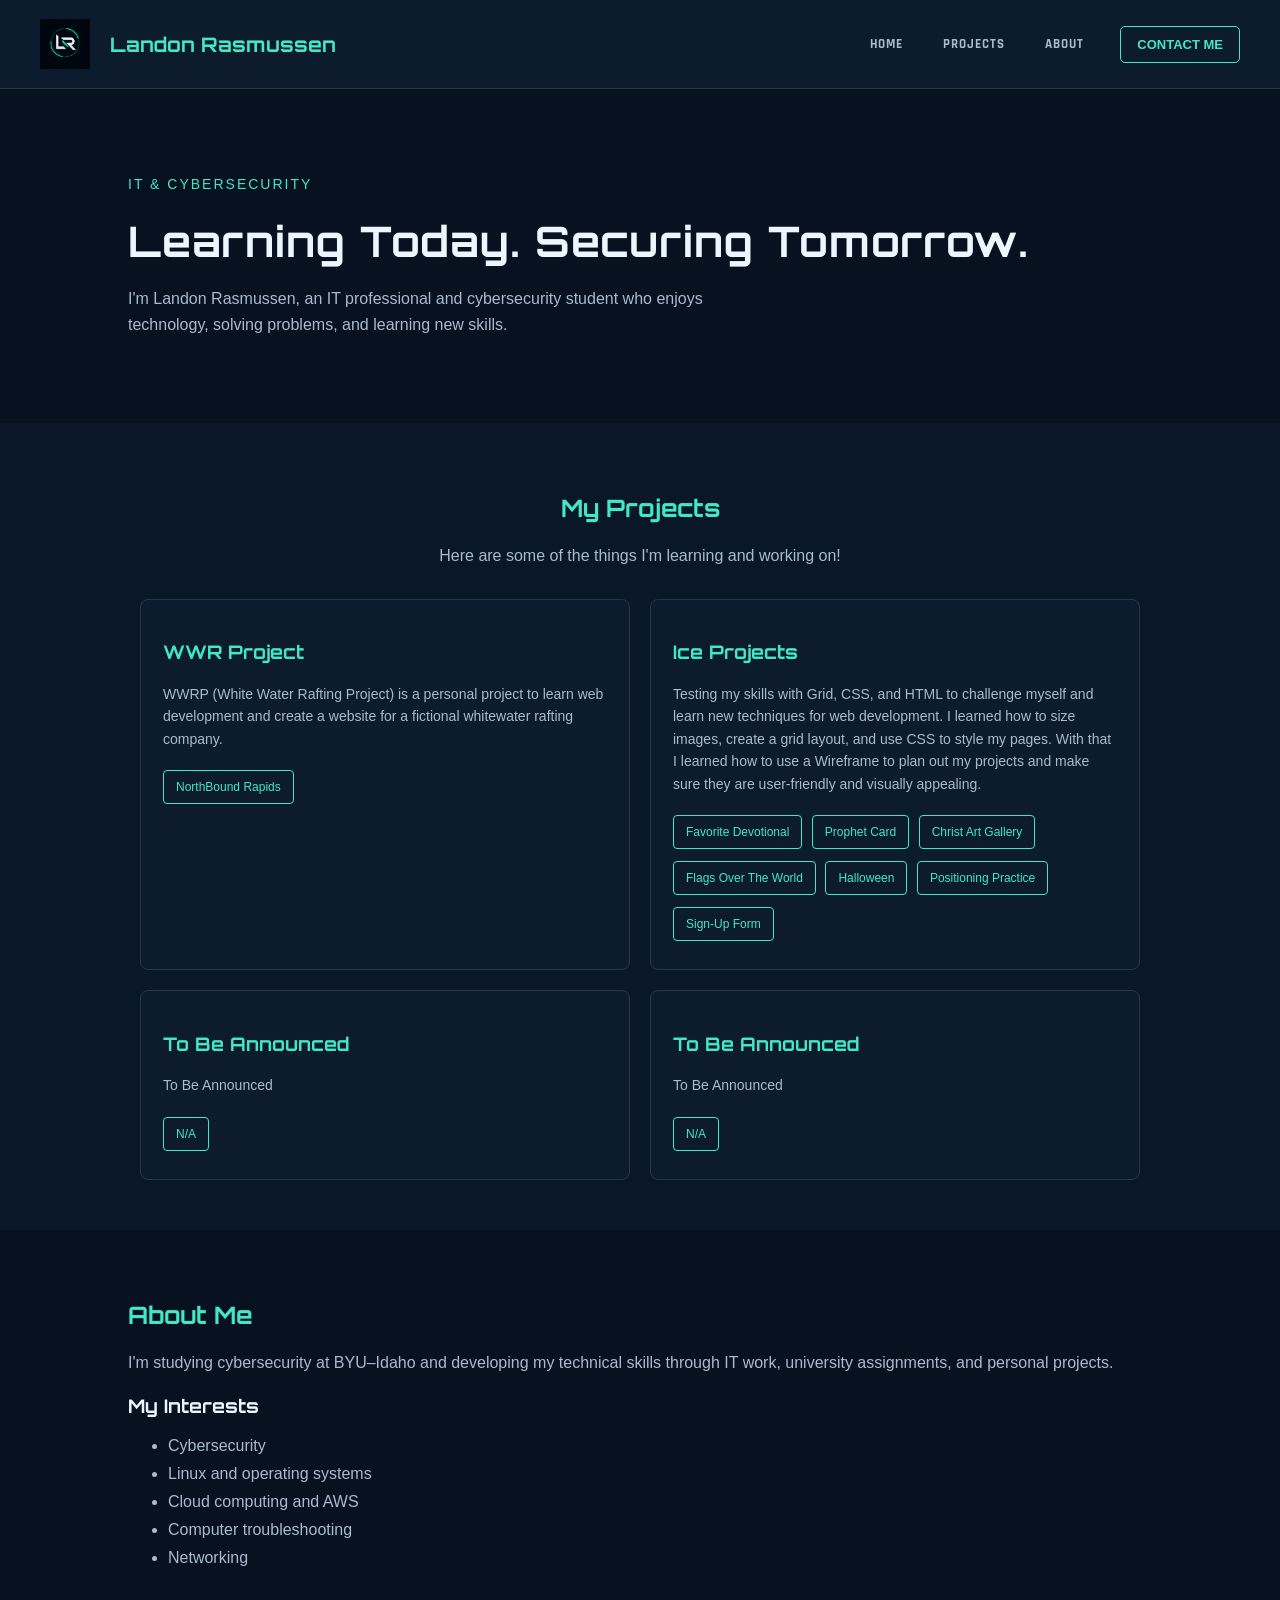
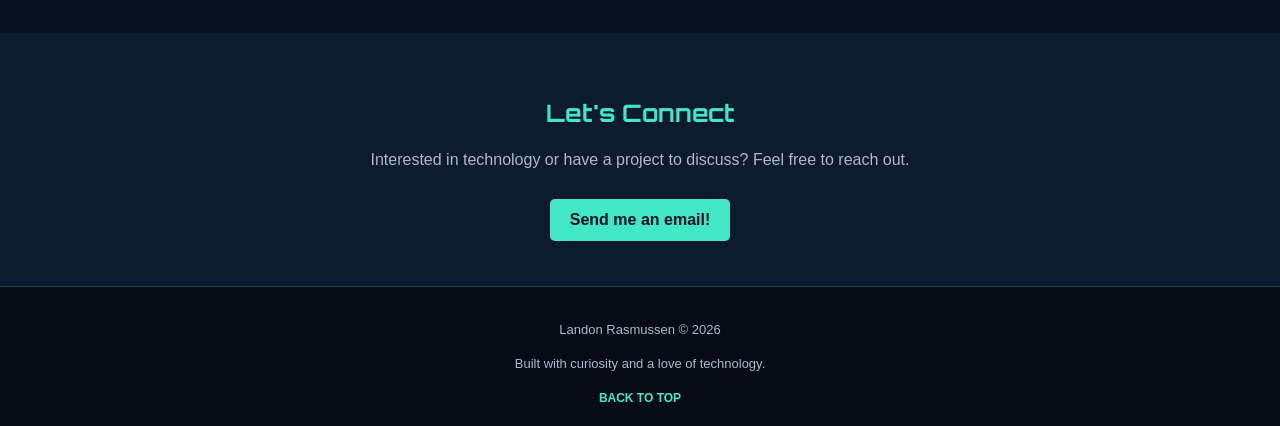
<file: index.html>
<!DOCTYPE html>
<html lang="en">
<head>
    <meta charset="UTF-8">
    <meta name="viewport" content="width=device-width, initial-scale=1.0">
    <title>Landon Rasmussen | Cybersecurity | Portal Page</title>
    <link rel="stylesheet" href="style.css">
</head>

<body>

    <header>
        <img src="images/Neon Teal LR Monogram Emblem.png" alt="Profile Picture" class="profile-image">
        <h2>Landon Rasmussen</h2>

        <nav>
            <a href="#home">HOME</a>
            <a href="#projects">PROJECTS</a>
            <a href="#about">ABOUT</a>
        </nav>

        <a href="#contact">CONTACT ME</a>
    </header>

    <main>

        <!-- Home Section -->
        <section id="home">

            <p>IT &amp; Cybersecurity</p>

            <h1>
                Learning Today.
                Securing Tomorrow.
            </h1>

            <p>
                I'm Landon Rasmussen, an IT professional and
                cybersecurity student who enjoys technology,
                solving problems, and learning new skills.
            </p>
        </section>

        <!-- Projects Section -->
        <section id="projects">

            <h2>My Projects</h2>
            
            <p>
                Here are some of the things I'm learning
                and working on! 
            </p>

            <div class="project-container">

                <article class="project-card">
                    <h3>WWR Project</h3>
                    <p>
                        WWRP (White Water Rafting Project) is a personal project to learn web development and create a website for a fictional whitewater rafting company.
                    </p>
                    <a href="https://landonrasmussen.github.io/wdd130/wwr/index.html" target="_blank">NorthBound Rapids</a>
                </article>

                <article class="project-card">
                    <h3>Ice Projects</h3>
                    <p>
                        Testing my skills with Grid, CSS, and HTML to challenge myself and learn new techniques for web development. I learned how to size images, create a grid layout, and use CSS to style my pages. With that I learned how to use a Wireframe to plan out my projects and make sure they are user-friendly and visually appealing.
                    </p>
                    <a href="https://landonrasmussen.github.io/wdd130/ice/favorite_devo/favdevo.html" target="_blank">Favorite Devotional</a>
                    <a href="https://landonrasmussen.github.io/wdd130/ice/prophet_cards/index.html" target="_blank">Prophet Card</a>
                    <a href="https://landonrasmussen.github.io/wdd130/ice/gallery/gallery.html" target="_blank">Christ Art Gallery</a>                    <a href="https://landonrasmussen.github.io/wdd130/ice/grid_flags/flags.html" target="_blank">Flags Over The World</a>
                    <a href="https://landonrasmussen.github.io/wdd130/ice/halloween/index.html" target="_blank">Halloween</a>
                    <a href="https://landonrasmussen.github.io/wdd130/ice/positioning/positioning.html" target="_blank">Positioning Practice</a>
                    <a href="https://landonrasmussen.github.io/wdd130/ice/signup/signup.html" target="_blank">Sign-Up Form</a>
                </article>

                <article class="project-card">
                    <h3>To Be Announced</h3>
                    <p>
                        To Be Announced
                    </p>
                    <a href="#contact">N/A</a>
                </article>

                <article class="project-card">
                    <h3>To Be Announced</h3>
                    <p>
                        To Be Announced
                    </p>
                    <a href="#contact">N/A</a>
                </article>

            </div>

        </section>

        <!-- About Section -->
        <section id="about">

            <h2>About Me</h2>

            <p>
                I'm studying cybersecurity at BYU–Idaho and
                developing my technical skills through IT work,
                university assignments, and personal projects.
            </p>

            <h3>My Interests</h3>

            <ul>
                <li>Cybersecurity</li>
                <li>Linux and operating systems</li>
                <li>Cloud computing and AWS</li>
                <li>Computer troubleshooting</li>
                <li>Networking</li>
            </ul>

        </section>

        <!-- Contact Section -->
        <section id="contact">

            <h2>Let's Connect</h2>

            <p>
                Interested in technology or have a project
                to discuss? Feel free to reach out.
            </p>

            <a href="mailto:Doom1166@hotmail.com">
                Send me an email!
            </a>

        </section>

    </main>

    <!-- Footer -->
    <footer>

        <p>Landon Rasmussen &copy; 2026</p>

        <p>
            Built with curiosity and a love of technology.
        </p>

        <a href="#home">BACK TO TOP</a>

    </footer>

</body>
</html>
</file>
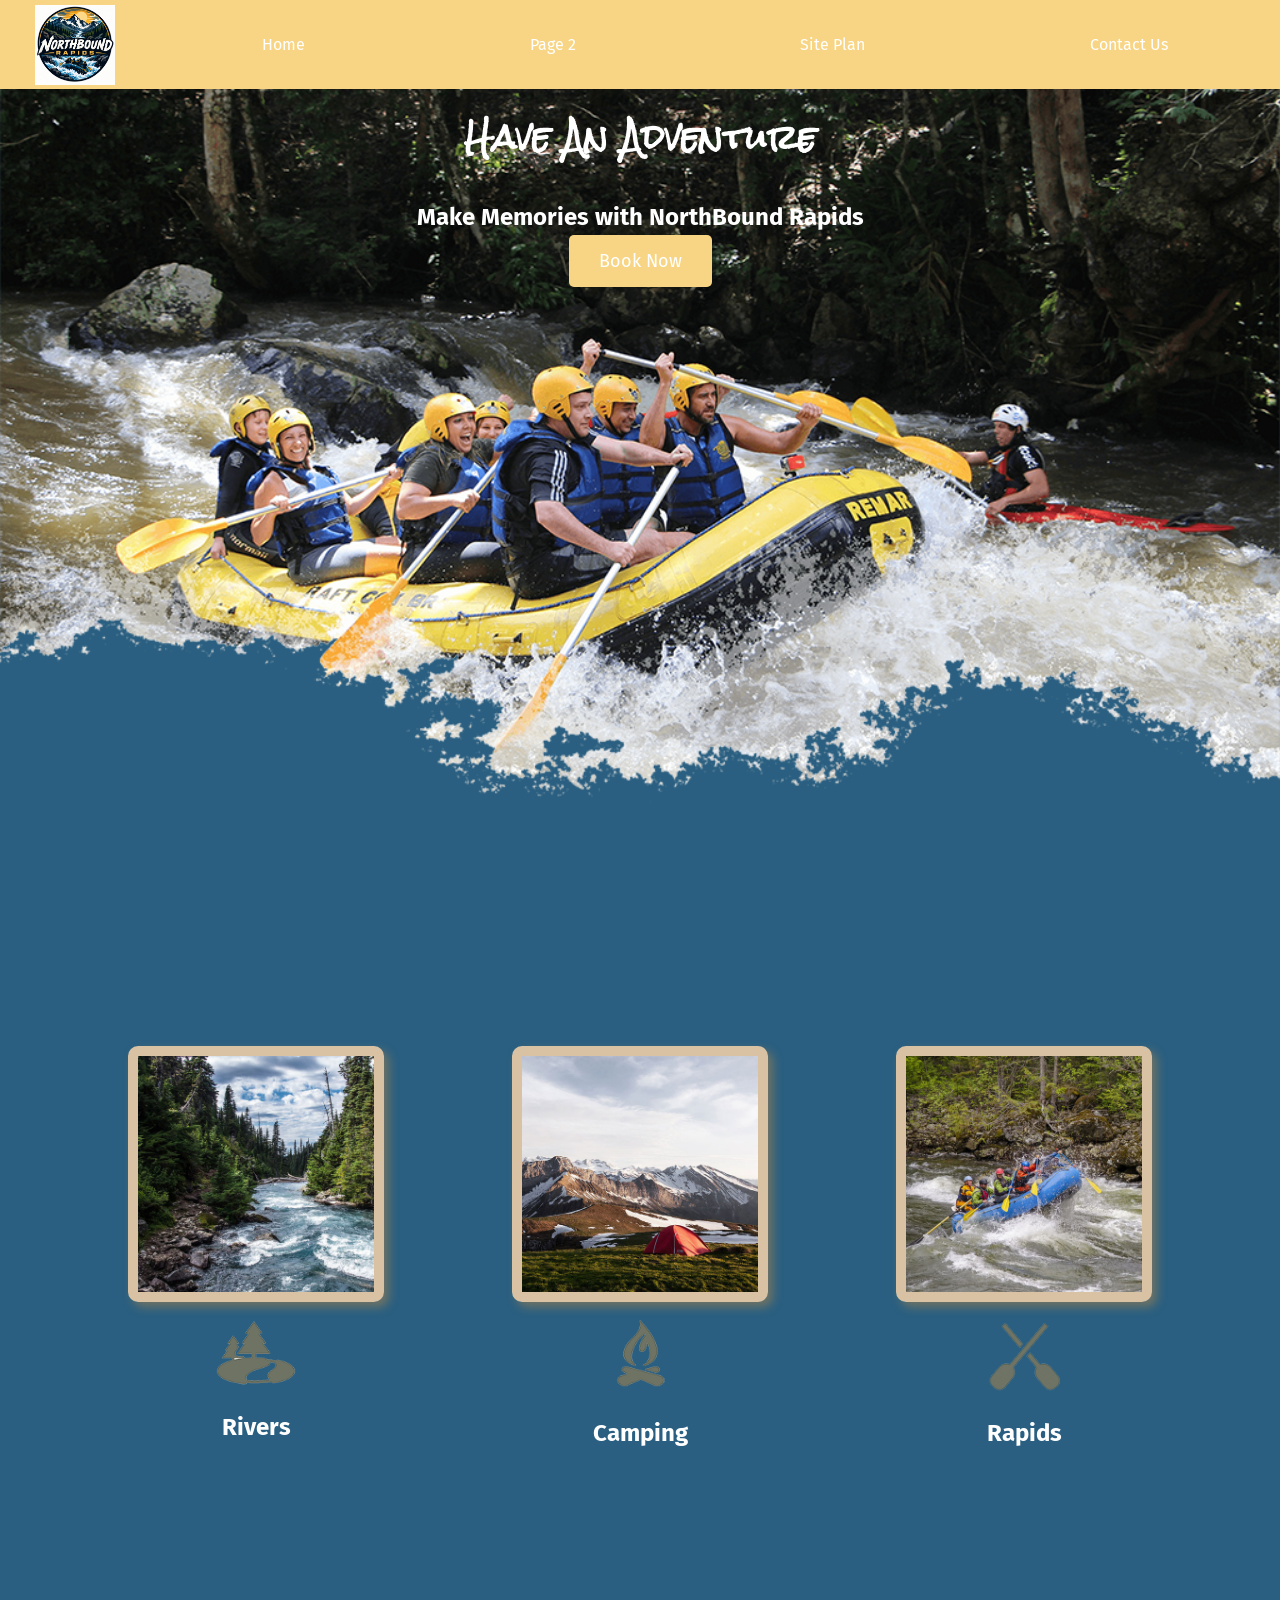
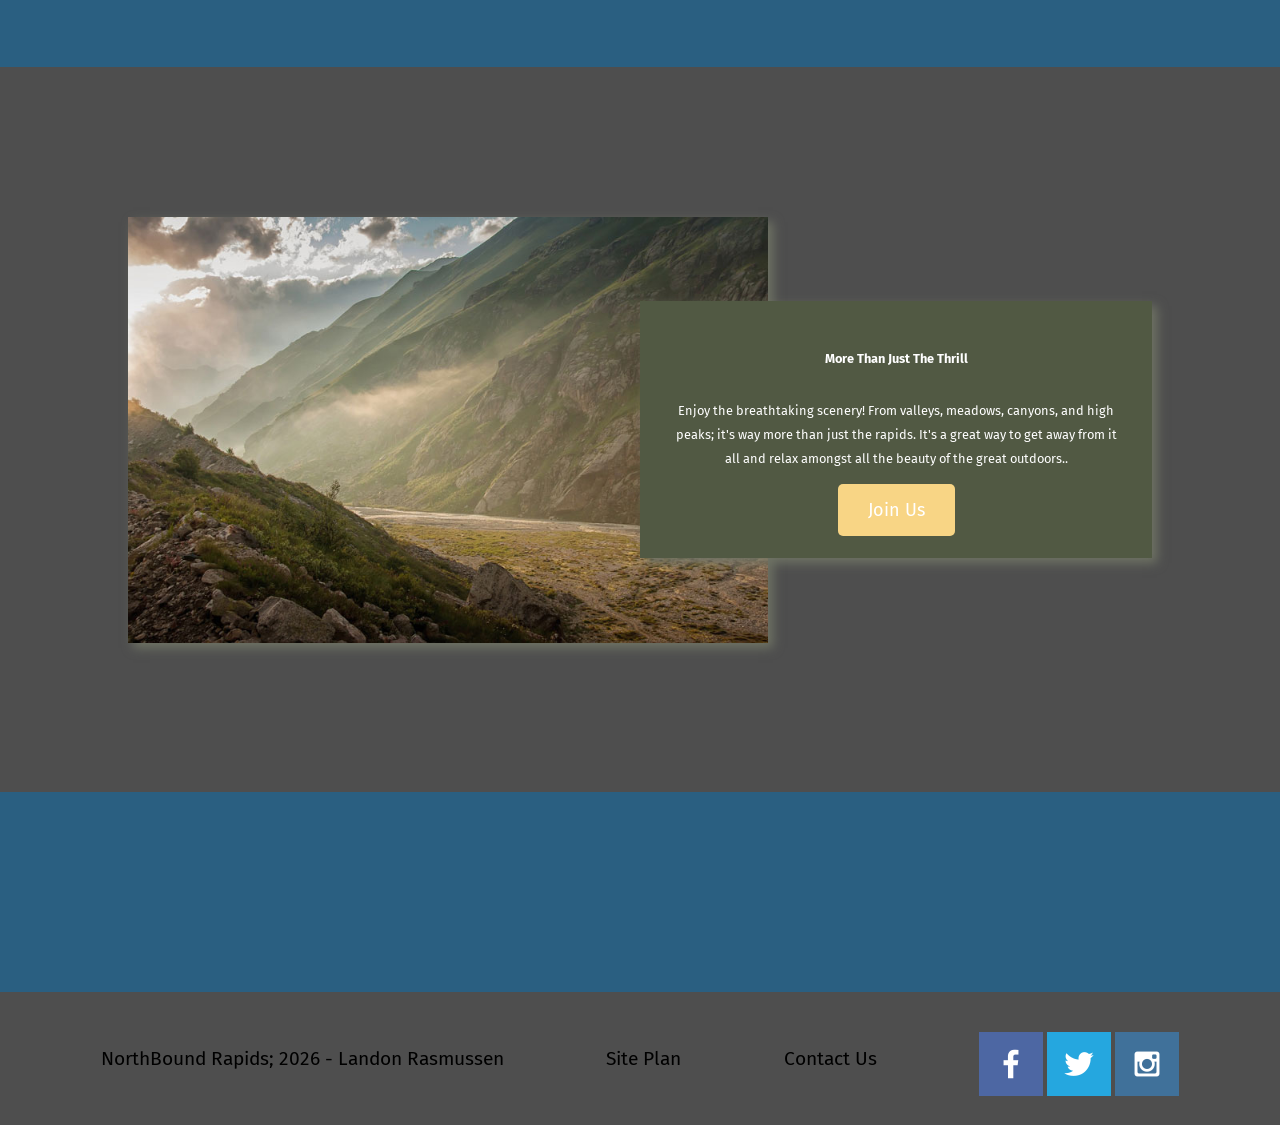
<file: wwr/index.html>
<!DOCTYPE html>
<html lang="en">
<head>
    <link rel="stylesheet" type="text/css" href="styles/style.css">
    <meta charset="UTF-8">
    <meta name="viewport" content="width=device-width, initial-scale=1.0">
    <title>Whitewater Rafting Vacations | NorthBound Rapids | Home</title>
</head>
<body>
    <div id="content">
    <header>
        <a id="logo_link" href="index.html">
        <img class="logo" src="images/rsz_1northbound.png" alt="NorthBound Rapids">
        </a>
        <nav>
            <a href="index.html">Home</a>
            <a href="#">Page 2</a>
            <a href="site-plan-rafting.html">Site Plan</a>
            <a href="contactus.html">Contact Us</a>
        </nav>
    </header>
   <div id="hero">
    <div id="hero-box">
        <img id="hero-img" src="images/hero.png" alt="People enjoying white water rafting">
    </div>
    <section id="hero-msg">
        <h1 class="home-title">Have An Adventure</h1>
        <h2>Make Memories with NorthBound Rapids </h2>
        <div class='button-box'>
            <a class='book' href="contactus.html">Book Now</a>
        </div>
    </section>
</div>
<main class="home-grid">
    <section class="rivers-card">
        <img class="card-img" src="images/rivers.jpg" alt="river in forest">
        <img class="icon" src="images/river_icon.png" alt="river icon">
        <h2>Rivers</h2>
    </section>
    <section class="camping-card">
        <img class="card-img" src="images/camping.jpg" alt="tent in mountains">
        <img class="icon" src="images/fire_icon.png" alt="fire icon">
        <h2>Camping</h2>
    </section>
    <section class="rapids-card">
        <img class="card-img" src="images/rapids.jpg" alt="rafting boat">
        <img class="icon" src="images/oars.png" alt="oars icon">
        <h2>Rapids</h2>
    </section>
    <div id="background"></div> 
    <img class="mountains" src="images/mountains.jpg" alt="Misty mountains">
    <section class="msg">
        <h2>More Than Just The Thrill</h2>
        <p>Enjoy the breathtaking scenery! From valleys, meadows, canyons, and high peaks; it's way more than just the rapids. It's a great way to get away from it all and relax amongst all the beauty of the great outdoors.. </p>
        <a class='join' href="rivers.html">Join Us</a>
    </section>
</main>
<footer>
    <p>NorthBound Rapids; 2026 - Landon Rasmussen</p>
    <p><a href="site-plan-rafting.html">Site Plan</a></p>
    <p><a href="contactus.html">Contact Us</a></p>
    <div class="social">
        <a href="https://facebook.com" target="_blank">
            <img src="images/facebook.png" alt="fb icon">
        </a>
        <a href="https://twitter.com" target="_blank">
            <img src="images/twitter.png" alt="twitter icon">
        </a>
        <a href="https://instagram.com" target="_blank">
            <img src="images/instagram.png" alt="instagram icon">
        </a>
    </div>
</footer>
</div>
</body>
</html>
</file>
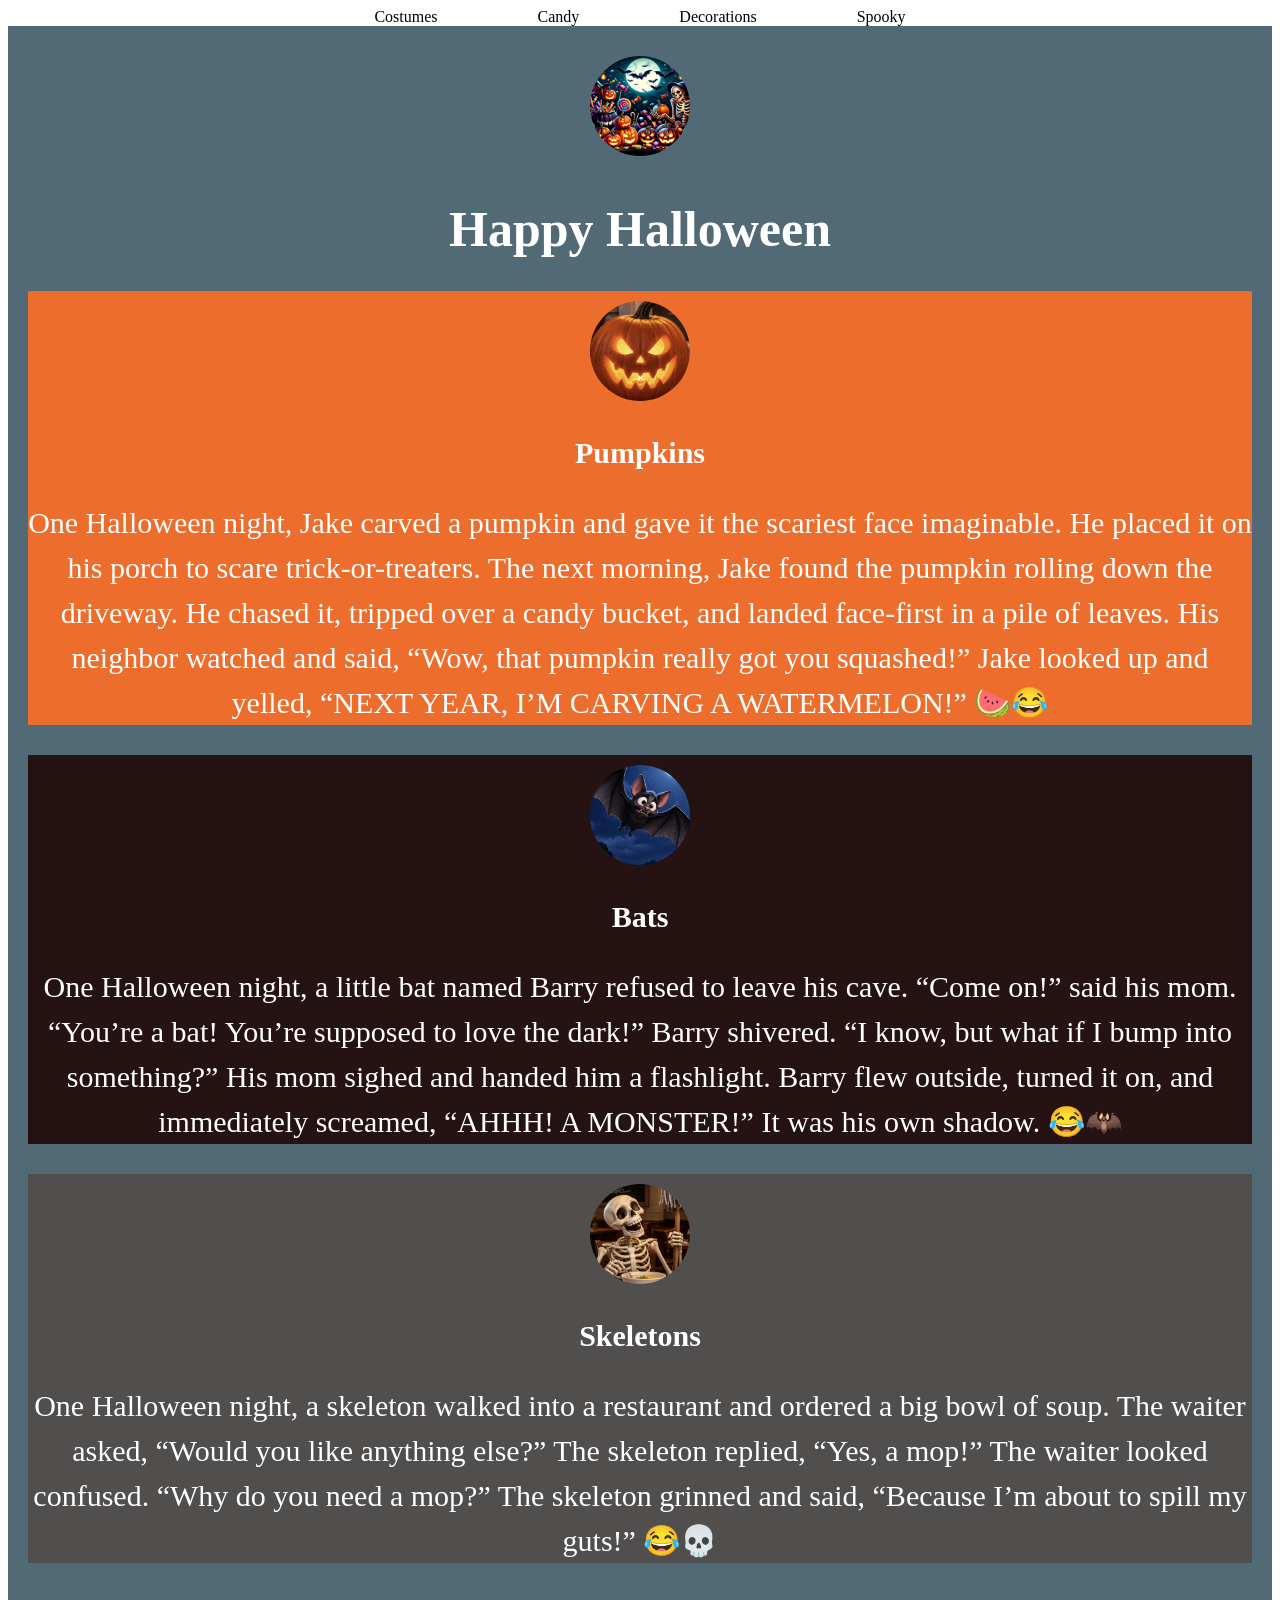
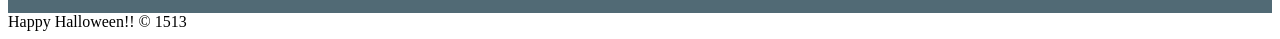
<file: ice/halloween/index.html>
<!-- For this activity you are not allowed to change
 the HTML code, only the CSS -->

<!DOCTYPE html>
<html lang="en">

<head>
    <meta charset="UTF-8">
    <meta name="viewport" content="width=device-width, initial-scale=1.0">
    <title>Document</title>
    <link rel="stylesheet" href="styles/styles.css">
</head>

<body>
    <div id="wrapper">
        <header>
            <nav>
                <ul>
                    <li>Costumes</li>
                    <li>Candy</li>
                    <li>Decorations</li>
                    <li>Spooky</li>
                </ul>
            </nav>
        </header>
        <main>
            <img src="images/halloween.png"> 
            <h1>Happy Halloween</h1>
            <div class="Pumpkin">
            <img src="images/Pump.png">
            <section>
                <h2>Pumpkins</h2>
                <p>One Halloween night, Jake carved a pumpkin and gave it the scariest face imaginable. He placed it on his porch to scare trick-or-treaters.

The next morning, Jake found the pumpkin rolling down the driveway. He chased it, tripped over a candy bucket, and landed face-first in a pile of leaves.

His neighbor watched and said, “Wow, that pumpkin really got you squashed!”

Jake looked up and yelled, “NEXT YEAR, I’M CARVING A WATERMELON!” 🍉😂 </p>
</div>
            </section>
            <div class="Bat">
            <img src="images/Bat.png">
            <section>
                <h2>Bats</h2>
                <p>One Halloween night, a little bat named Barry refused to leave his cave.

“Come on!” said his mom. “You’re a bat! You’re supposed to love the dark!”

Barry shivered. “I know, but what if I bump into something?”

His mom sighed and handed him a flashlight.

Barry flew outside, turned it on, and immediately screamed, “AHHH! A MONSTER!”

It was his own shadow. 😂🦇</p>
</div>
            </section>
            <div class="Skeleton">
            <img src="images/Skele.png">
            <section>
                <h2>Skeletons</h2>
                <p>One Halloween night, a skeleton walked into a restaurant and ordered a big bowl of soup.

The waiter asked, “Would you like anything else?”

The skeleton replied, “Yes, a mop!”

The waiter looked confused. “Why do you need a mop?”

The skeleton grinned and said, “Because I’m about to spill my guts!” 😂💀</p>
</div>
            </section>
        </main>
        <footer>
            Happy Halloween!! &copy; 1513
        </footer>
    </div>
</body>

</html>
</file>
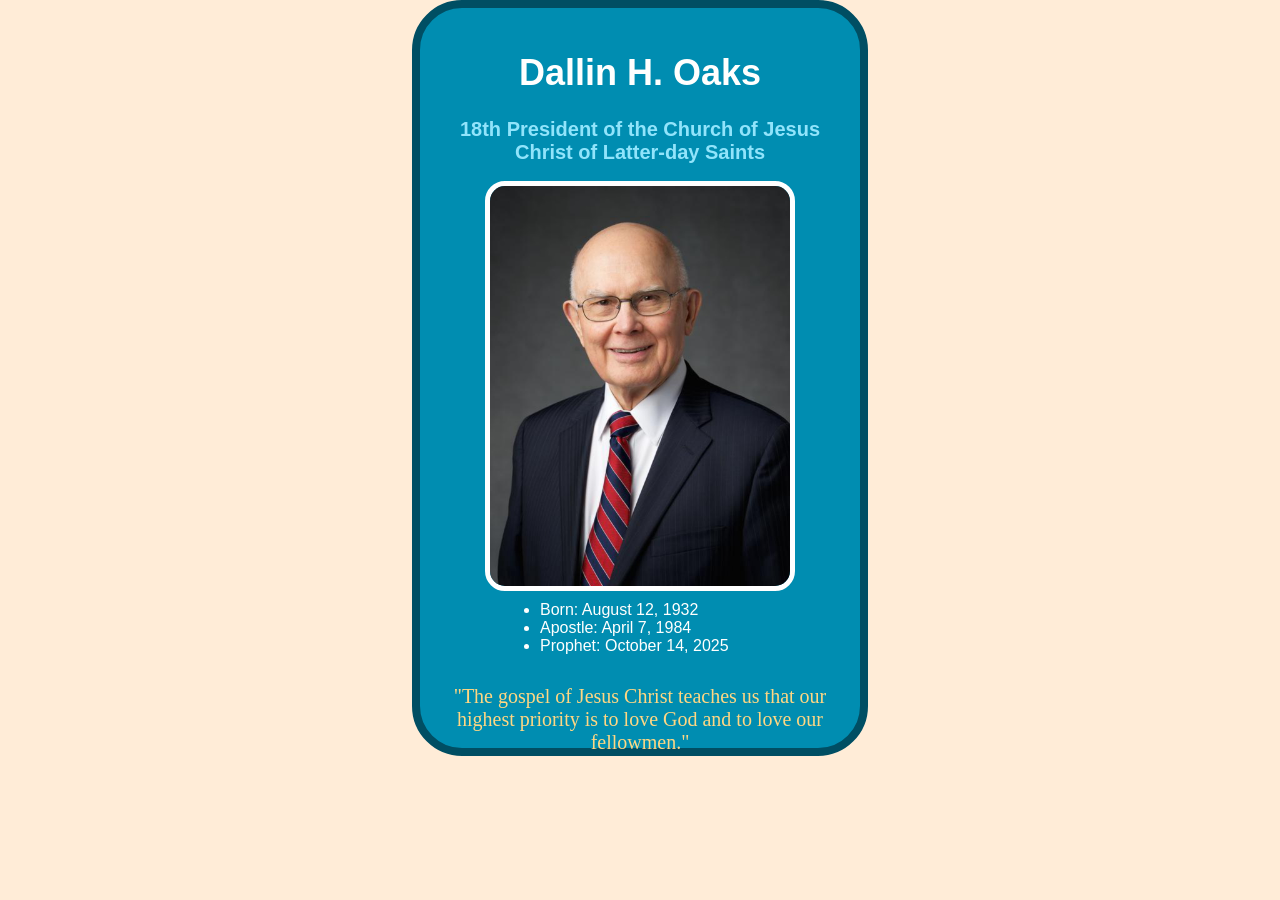
<file: ice/prophet_cards/index.html>
<!DOCTYPE html>
<html lang="en">
<head>
    <meta charset="UTF-8">
    <meta name="viewport" content="width=device-width, initial-scale=1.0">
    <title>Dallin H. Oaks</title>
    <link rel="stylesheet" href="styles.css">
</head>
<body>
    <div class="card">
    <h1>Dallin H. Oaks</h1>
    <h2><a href="https://churchofjesuschrist.org" target="_blank">18th President of the Church of Jesus Christ of Latter-day Saints</a></h2>
    <img src="oaks1.jpg" alt="Dallin H. Oaks" width="300" height="400">
    <ul>
        <li>Born: August 12, 1932</li>
        <li>Apostle: April 7, 1984</li>
        <li>Prophet: October 14, 2025</li>
    </ul>
    <p>"The gospel of Jesus Christ teaches us that our highest priority is to love God and to love our fellowmen."</p>
    </div>
</body>
</html>
</file>
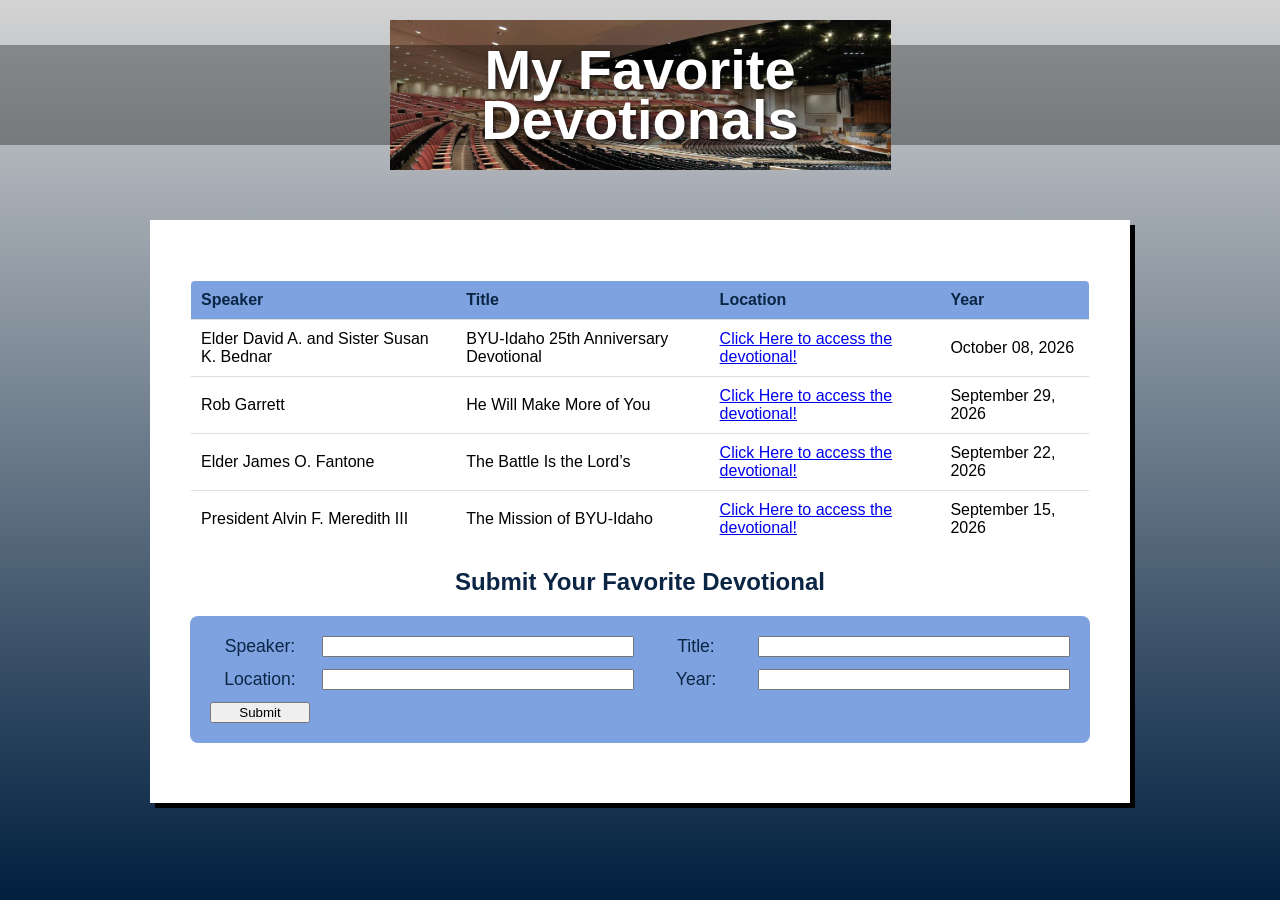
<file: ice/favorite_devo/favdevo.html>
<!DOCTYPE html>
<html lang="en">
<head>
  <meta charset="UTF-8" />
  <meta name="viewport" content="width=device-width, initial-scale=1.0"/>
  <title>My Favorite Devotionals</title>
  <link rel="stylesheet" href="styles/styles.css" />
</head>
<body>
  <div class="container">
    <header class="header">
      <div class="header-image">
        <h1>My Favorite<br>Devotionals</h1>
      </div>
    </header>
    <main>
      <div class="content-box">
        <!-- Add your devotional content here -->
        <table>
          <tr>
            <th>Speaker</th>
            <th>Title</th>
            <th>Location</th>
            <th>Year</th>
          </tr>
          <tr>
            <td>Elder David A. and Sister Susan K. Bednar</td>
            <td>BYU-Idaho 25th Anniversary Devotional</td>
            <td><a href="https://www.byui.edu/speeches/devotionals/elder-and-sister-bednar/byu-idaho-25th-anniversary-devotional-october-8-2026" target="_blank">Click Here to access the devotional!</a></td>
            <td>October 08, 2026</td>
          </tr>
          <tr>
            <td>Rob Garrett</td>
            <td>He Will Make More of You</td>
            <td><a href="https://www.byui.edu/speeches/devotionals/rob-garrett/he-will-make-more-of-you-september-29-2026" target="_blank">Click Here to access the devotional!</a></td>
            <td>September 29, 2026</td>
          </tr>
          <tr>
            <td>Elder James O. Fantone</td>
            <td>The Battle Is the Lord’s</td>
            <td><a href="https://www.byui.edu/speeches/devotionals/james-o-fantone/the-battle-is-the-lords-september-22-2026" target="_blank">Click Here to access the devotional!</a></td>
            <td>September 22, 2026</td>
          </tr>
          <tr>
            <td>President Alvin F. Meredith III</td>
            <td>The Mission of BYU-Idaho</td>
            <td><a href="https://www.byui.edu/speeches/weekly-devotionals/the-mission-of-byu-idaho" target="_blank">Click Here to access the devotional!</a></td>
            <td>September 15, 2026</td>
          </tr>
        </table>  
        <h2>Submit Your Favorite Devotional</h2>
        <form action="/action_page.php">
  <label for="fname">Speaker:</label>
  <input type="text" id="fname" name="fname" >
  <label for="fname">Title:</label>
  <input type="text" id="fname" name="fname" >
  <label for="fname">Location:</label>
  <input type="text" id="fname" name="fname" >
  <label for="lname">Year:</label>
  <input type="text" id="lname" name="lname" >
  <input type="submit" value="Submit">
</form>
      </div>
    </main>
  </div>
</body>
</html>
</file>
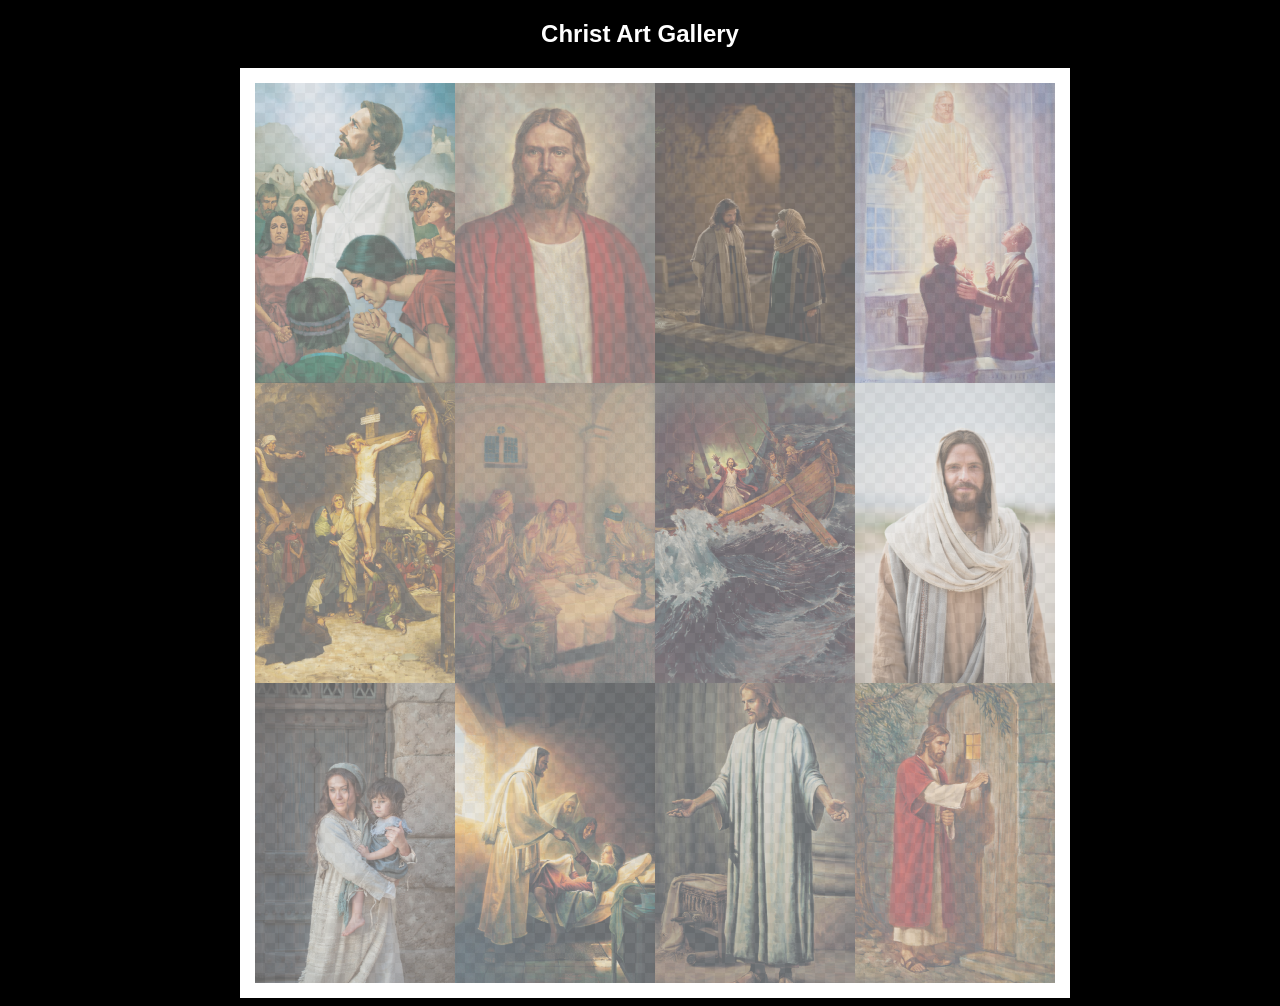
<file: ice/gallery/gallery.html>
<!DOCTYPE html>
<html lang="en">
<head>
    <meta charset="UTF-8">
    <meta name="viewport" content="width=device-width, initial-scale=1.0">
    <title>Images of Christ</title>
    <style>
        body {
            background: black;
        }
        #wrapper{
            width: 800px;
            margin: 0 auto;
        }
        nav {
            color: white;
            text-align: center;
            font-family: Haettenschweiler, 'Arial Narrow Bold', sans-serif;
        }
        #gallery{
            display: grid;
            grid-template-columns: 200px 200px 200px 200px;
            border: 15px solid rgb(255, 255, 255);
            width: 100%;
            background-color: #ddd;
            background-image:
                linear-gradient(45deg, #ccc 26%, transparent 26%), 
                linear-gradient(135deg, #ccc 26%, transparent 26%),
                linear-gradient(45deg, transparent 75%, #ccc 75%),
                linear-gradient(135deg, transparent 75%, #ccc 75%);
            background-size: 20px 20px; /* Must be a square */
            background-position: 0 0, 10px 0, 10px -10px, 0px 10px; 
            
        }
        #gallery a {
            cursor: url('images/christus.png'), pointer;
        }
        #gallery img {
            width: 200px;
            height: 300px;
            opacity:50%;
            display:block;
        }
        #gallery img:hover{
            opacity: 100%;
        }
    </style>
</head>
<body>
    <div id="wrapper">
        <nav>
            <h1>Christ Art Gallery</h1>
        </nav>
        <main>
            <div id="gallery">
                <a href="images/big/img1.png"><img src="images/small/img1.png" alt="Picture of Jesus" ></a>
                <a href="images/big/img2.png"><img src="images/small/img2.png" alt="Picture of Mary" ></a>
                <a href="images/big/img3.png"><img src="images/small/img3.png" alt="Picture of Saint John" ></a>
                <a href="images/big/img4.png"><img src="images/small/img4.png" alt="Picture of Saint Peter" ></a>
                <a href="images/big/img5.png"><img src="images/small/img5.png" alt="Picture of Saint Paul" ></a>
                <a href="images/big/img6.png"><img src="images/small/img6.png" alt="Picture of the Virgin Mary" ></a>
                <a href="images/big/img7.png"><img src="images/small/img7.png" alt="Picture of Jesus" ></a>
                <a href="images/big/img8.png"><img src="images/small/img8.png" alt="Picture of Mary" ></a>
                <a href="images/big/img9.png"><img src="images/small/img9.png" alt="Picture of Saint John" ></a>
                <a href="images/big/img10.png"><img src="images/small/img10.png" alt="Picture of Saint Peter" ></a>
                <a href="images/big/img11.png"><img src="images/small/img11.png" alt="Picture of Saint Paul" ></a>
                <a href="images/big/img12.png"><img src="images/small/img12.png" alt="Picture of the Virgin Mary" ></a>
            </div>
        </main>
    </div>
</body>
</html>
</file>
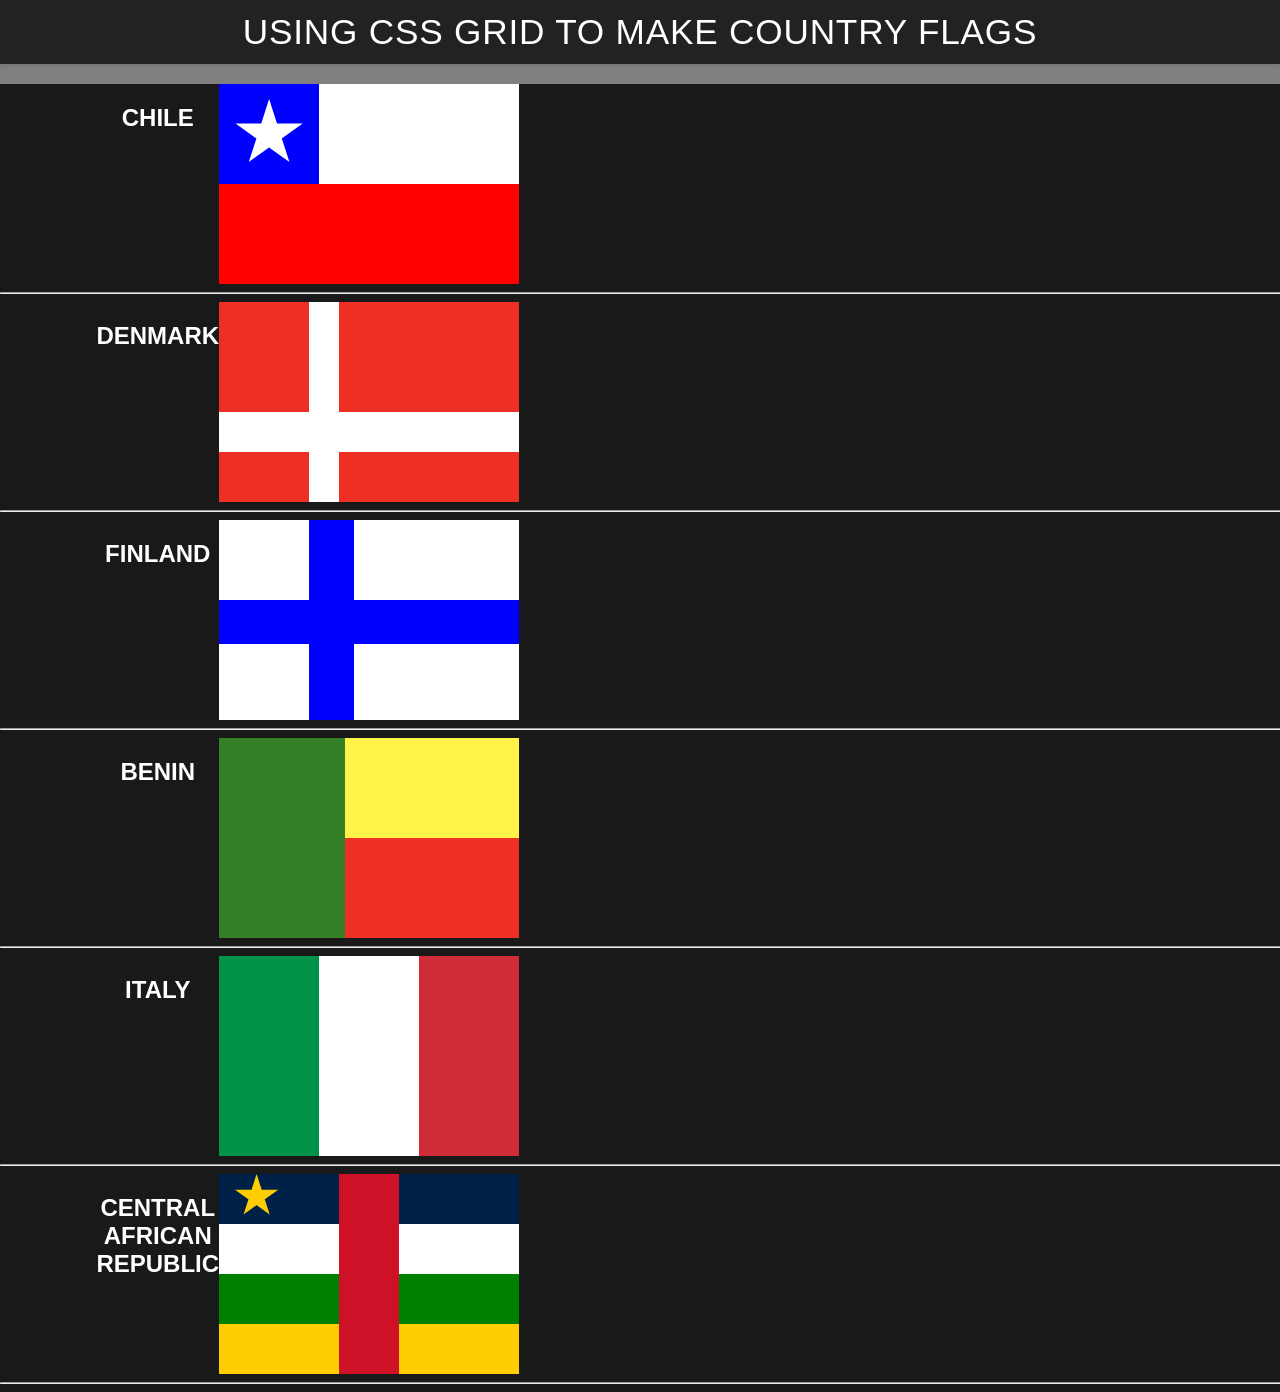
<file: ice/grid_flags/flags.html>
<!DOCTYPE html>
<html lang="en">

<head>
    <meta charset="UTF-8">
    <meta name="viewport" content="width=device-width, initial-scale=1.0">
    <link rel="stylesheet" href="flags.css">
    <title>Flag</title>
    <style>
        body {
            margin: 0;
            font-family: 'Helvetica Neue', sans-serif;
            background-color: gray;
        }

        header {
            background-color: #222;
            color: #fff;
            padding: 0.75rem 1.5rem;
            display: flex;
            align-items: center;
            justify-content: center;
            font-size: 1.1rem;
            letter-spacing: 0.05rem;
            text-transform: uppercase;
            box-shadow: 0 2px 4px rgba(0, 0, 0, 0.1);
        }

        header h1 {
            margin: 0;
            font-weight: 400;
        }
        main {
            display: grid;
            grid-template-columns: .1fr .1fr 1fr .1fr;
            margin-top: 20px;
        }
        hr {
            width: 100%;
            grid-column: 1 / 5;
        }
        h2 {
            grid-column: 2/3;
        }

        #blue {
            background: blue;
            grid-column: 1 / 2;
            display: grid;
            align-items: center;
            justify-items: center;
        }

        #white {
            background: white;
            grid-column: 2 / 4;
        }

        #red {
            background: red;
            grid-column: 1 / 4;
        }

        #chile {
            display: grid;
            grid-template-columns: 1fr 1fr 1fr;
            grid-template-rows: 1fr 1fr;
            height: 200px;
            width: 300px;
        }

        .star {
            width: 70px;
            aspect-ratio: 1;
            background: white;
            clip-path: polygon(50% 0, 79% 90%, 2% 35%, 98% 35%, 21% 90%);
        }
    </style>
</head>

<body>
    <header>
        <h1>Using CSS Grid to make Country Flags</h1>
    </header>
    <main>
        <h2>Chile</h2>
        <div id="chile">
            <div id="blue">
                <div class="star"></div>
            </div>
            <div id="white"></div>
            <div id="red"></div>
        </div>
        <hr>

        <h2>Denmark</h2>
        <div id="denmark">
            <div id="dred1"></div>
            <div id="dred2"></div>
            <div id="dred3"></div>
            <div id="dred4"></div>
        </div>
        <hr>

        <h2>Finland</h2>
        <div id="finland">
            <div id="fwhite1"></div>
            <div id="fwhite2"></div>
            <div id="fwhite3"></div>
            <div id="fwhite4"></div>
        </div>
        <hr>

        <h2>Benin</h2>
        <div id="benin">
            <div id="bgreen"></div>
            <div id="byellow"></div>
            <div id="bred"></div>
        </div>
        <hr>

        <h2>Italy</h2>
        <div id="italy">
            <div id="igreen"></div>
            <div id="iwhite"></div>
            <div id="ired"></div>
        </div>
        <hr>

        <h2>Central African Republic</h2>
        <div id="central-african-republic">
            <div id="carblue"></div>
            <div id="caryellow"></div>
            <div id="carred"></div>
            <div id="carwhite"></div>
            <div id="cargreen"></div>
            <div class="starr"></div>
        </div>
        <hr>
    </main>
</body>

</html>
</file>
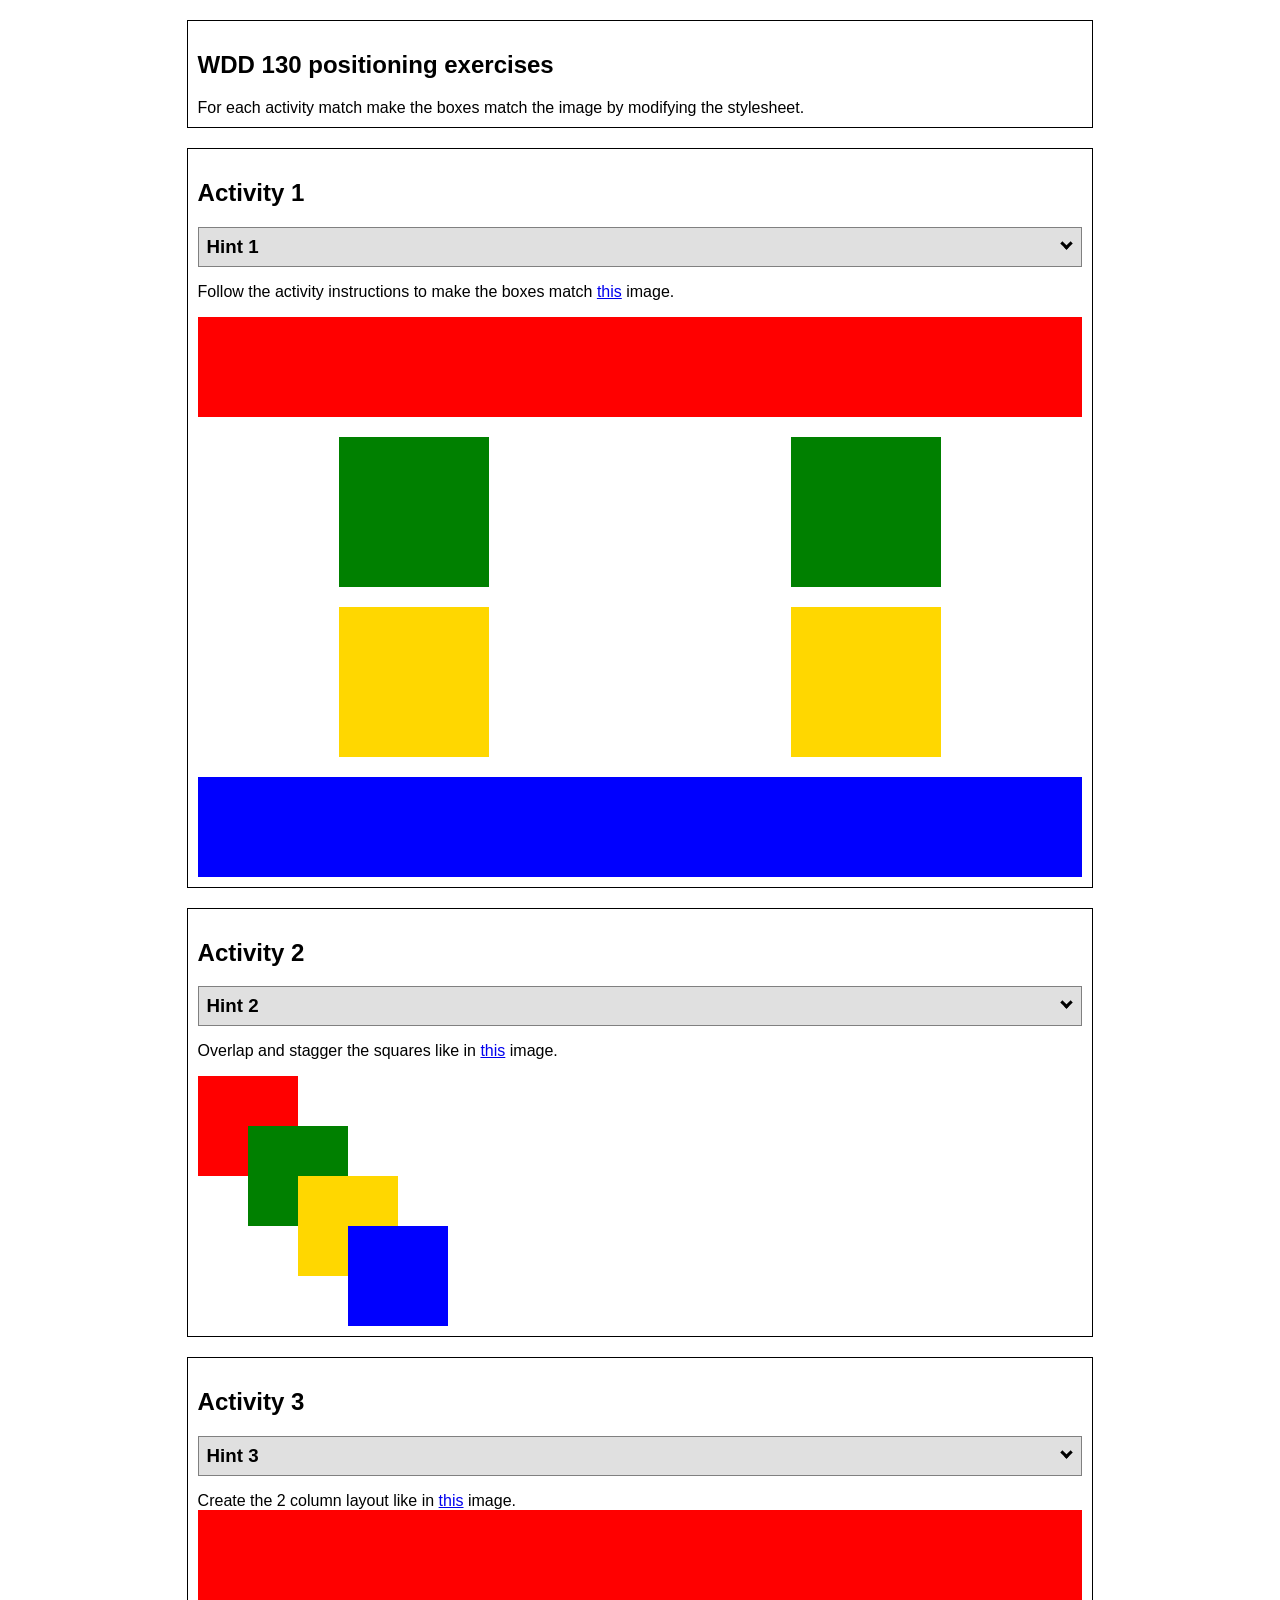
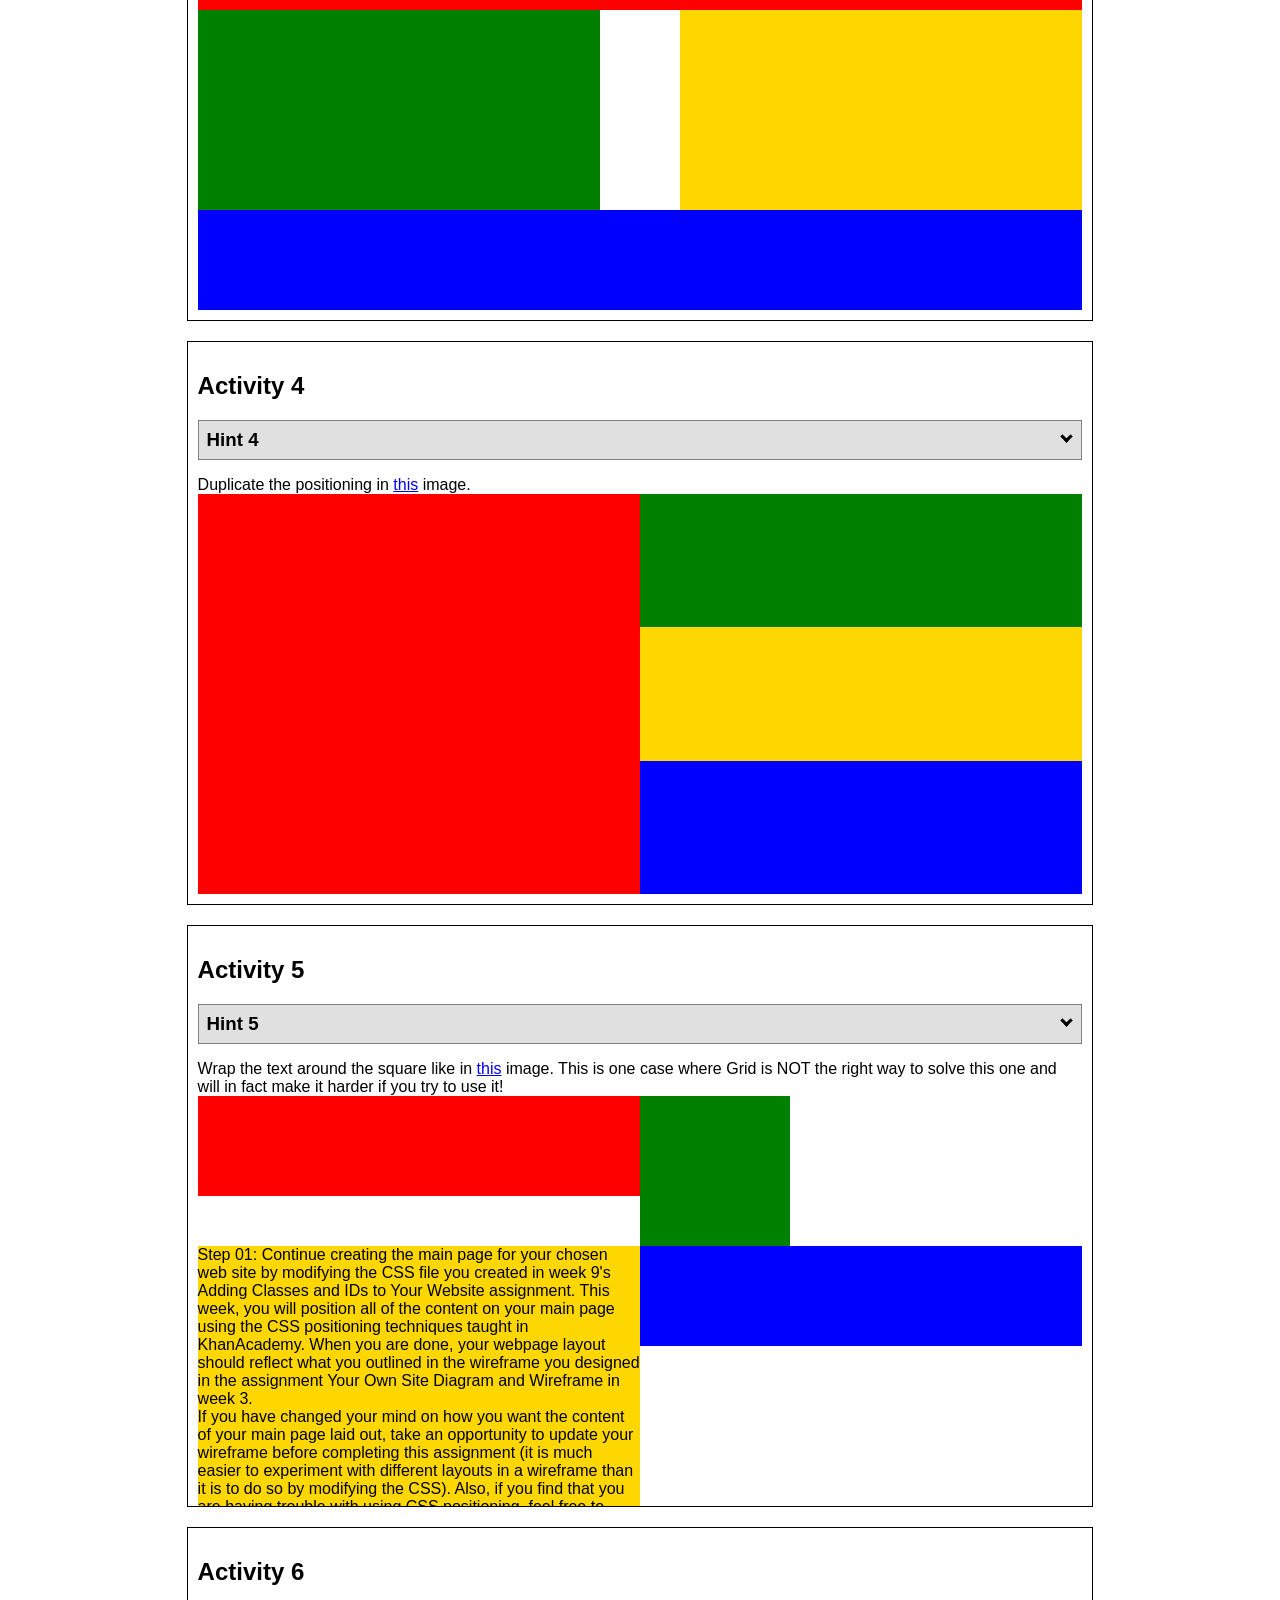
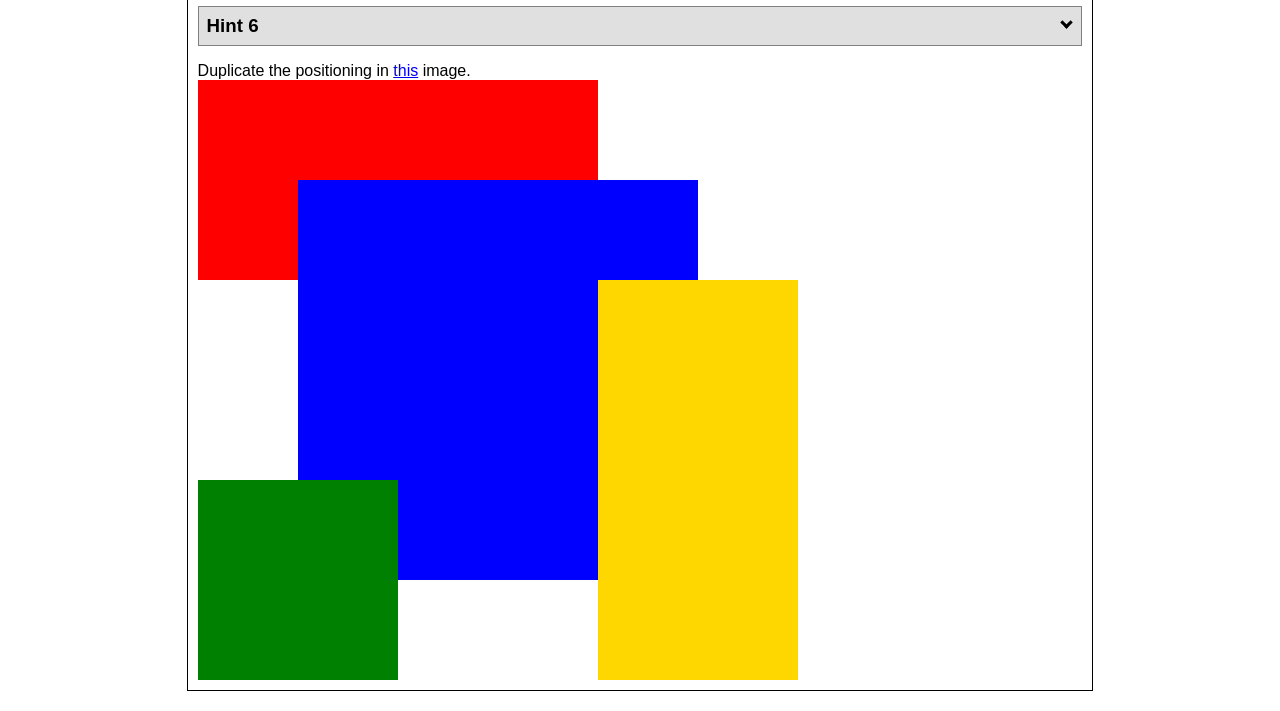
<file: ice/positioning/positioning.html>
<!DOCTYPE html>
<html lang="en">
  <head>
    <!-- HTML - Name: positioning.html -->
    <title>Positioning Activity</title>
    <link rel="stylesheet" type="text/css" href="positionstyles.css" />
  </head>
  <body>
    <div class="activity">
      <h2>WDD 130 positioning exercises</h2>
      For each activity match make the boxes match the image by modifying the stylesheet.</div>
    <div class="activity">
      <h2>Activity 1</h2>
      <section class="hint"><input type="checkbox" ><i></i> <h3>Hint 1</h3><div><p>Use the activity instructions for the firt activity</a></p></div></section>
      <p>Follow the activity instructions to make the boxes match  <a href="images/example1.png" target="_blank">this</a> image.</p>
      <div class="content1" >
        <div class="red1" ></div>
        <div class="green1" ></div>
        <div class="green1" ></div>
        <div class="yellow1"></div>
        <div class="yellow1"></div>
        <div class="blue1"></div>
      </div>
    </div>
    <div class="activity">
      <h2>Activity 2</h2>
      <section class="hint"><input type="checkbox" > <h3>Hint 2</h3><i></i><div>
      <ul>
      <li>grid-template-columns: 50px 50px 50px 50px 50px </li></ul></div></section>
      <p>Overlap and stagger the squares like in <a href="images/example2.png" target="_blank">this</a> image.</p>
      <div class="content2" >
        <div class="red2" ></div>
        <div class="green2" ></div>
        <div class="yellow2"></div>
        <div class="blue2"></div>
      </div>
    </div>
    <div class="activity">
      <h2>Activity 3</h2>
      <section class="hint"><input type="checkbox" > <h3>Hint 3</h3><i></i><div><p>This one is going to be best solved with CSS Grid. Remember to make the boxes the right width first...then start moving them around. </p><h4>Properties used:</h4><ul><li>display:grid;</li><li>grid-template-columns:</li><li>grid-column-gap:</li>
        <li>grid-column:</li>  </ul></div></section>
      Create the 2 column layout like in <a href="images/example3.png" target="_blank">this</a>  image.
      <div class="content3" >
        <div class="red3" ></div>
        <div class="green3" ></div>
        <div class="yellow3"></div>
        <div class="blue3"></div>
      </div>
    </div>
    <div class="activity">
      <h2>Activity 4</h2>
      <section class="hint"><input type="checkbox" > <h3>Hint 4</h3><i></i><div><p>For the others we have been primarily concerned with width. For this one you will need to adjust height as well. </p><h4>Properties used:</h4><ul><li>display:grid;</li><li>grid-template-columns:</li><li>grid-row:</li></ul></div></section>
      Duplicate the positioning in <a href="images/example4.png" target="_blank">this</a> image. 
      <div class="content4" >
        <div class="red4" ></div>
        <div class="green4" ></div>
        <div class="yellow4"></div>
        <div class="blue4"></div>
      </div>
    </div>

    <div class="activity">
      <h2>Activity 5</h2>
      <section class="hint"><input type="checkbox" > <h3>Hint 5</h3><i></i><div><p>Grid is <strong>not</strong> the right way to do this.  In fact there is only one way to really do that...and that is with float. Remember that we float the thing we want the text to wrap around.  Also remember to start by making all the shapes the right size and shape.</p><h4>Properties used:</h4><ul><li>float: left;</li></ul></div></section>
      Wrap the text around the square like in <a href="images/example5.png" target="_blank">this</a> image. This is one case where Grid is NOT the right way to solve this one and will in fact make it harder if you try to use it!
      <div class="content5" >
        <div class="red5" ></div>
        <div class="green5" ></div>
        <div class="yellow5">Step 01: Continue creating the main page for your chosen web site by modifying the CSS file you created in week 9's Adding Classes and IDs to Your Website assignment. This week, you will position all of the content on your main page using the CSS positioning techniques taught in KhanAcademy. When you are done, your webpage layout should reflect what you outlined in the wireframe you designed in the assignment Your Own Site Diagram and Wireframe in week 3. <br />
          If you have changed your mind on how you want the content of your main page laid out, take an opportunity to update your wireframe before completing this assignment (it is much easier to experiment with different layouts in a wireframe than it is to do so by modifying the CSS). Also, if you find that you are having trouble with using CSS positioning, feel free to review the concepts at the learn layout site: http://learnlayout.com/. You should be able to apply these principles to your site. For futher help, refer back to the Max Design site used in the beginning of the course for an example of how to implement your site design.</div>
        <div class="blue5"></div>
      </div>
    </div>
    <div class="activity">
      <h2>Activity 6</h2>
      <section class="hint"><input type="checkbox" > <h3>Hint 6</h3><i></i><div><p>This one is all about visualizing the grid behind the layout. If you are having a hard time doing that first: all the sizes are even multiples of 100, and second here is another example with the lines drawn: <a href="images/example6-hint.png" target="_blank">example 6 with lines</a>. For this one you will find it easiest if you use px for the column width. You can also use <kbd>z-index</kbd> to control the element layering.    </p><h4>Properties used:</h4><ul><li>display:grid;</li><li>grid-template-columns:</li><li>grid-column:</li><li>grid-row:</li><li><a href="https://www.w3schools.com/cssref/pr_pos_z-index.asp" target="_blank">z-index:</a></li></ul></div></section>
      Duplicate the positioning in <a href="images/example6.png" target="_blank">this</a> image.
      <div class="content6" >
        <div class="red6" ></div>
        <div class="green6" ></div>
        <div class="yellow6"></div>
        <div class="blue6"></div>
      </div>
    </div>
  </body>
</html>
</file>
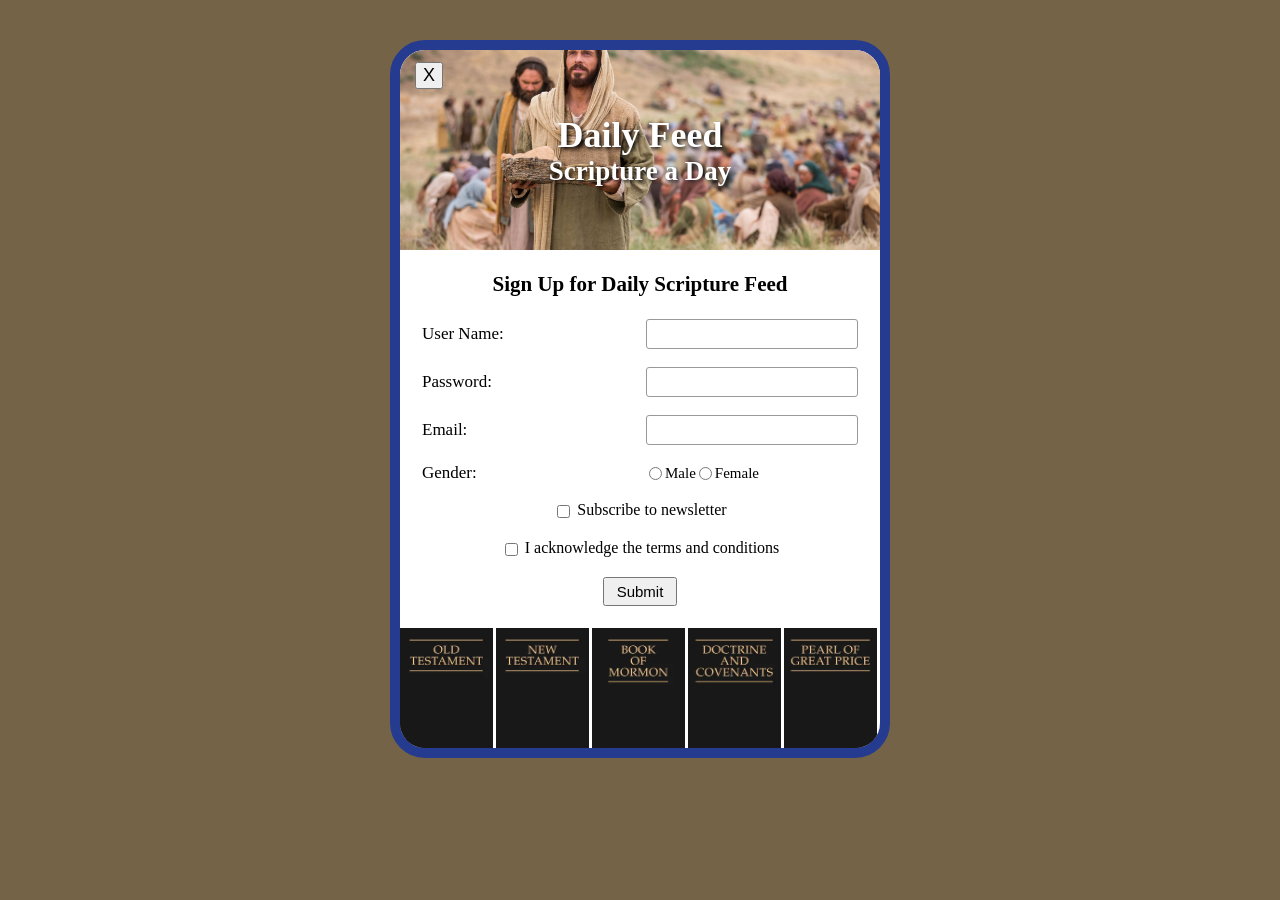
<file: ice/signup/signup.html>
<!DOCTYPE html>
<html lang="en">

<head>
    <meta charset="UTF-8">
    <meta name="viewport" content="width=device-width, initial-scale=1.0">
    <title>Daily Feed Sign Up</title>
    <link rel="stylesheet" href="styles.css">
</head>

<body>

    <div id="formContainer">

        <!-- Hero section -->
        <div id="hero">
    <h1>Daily Feed</h1>
    <h2>Scripture a Day</h2>

    <button type="button" id="closeBtn">X</button>
</div>

        <!-- Jesus image -->
        <div id="Feeds">
            <img src="images/jesus_feeds_5000.jpeg" id="logo"
                alt="Jesus feeding the multitude.">
        </div>

        <!-- Signup heading -->
        <h3>Sign Up for Daily Scripture Feed</h3>

        <!-- Signup form -->
        <form id="myForm">



            <label for="username">User Name:</label>
            <input type="text" id="username" name="username" required>

            <label for="password">Password:</label>
            <input type="password" id="password" name="password" required>

            <label for="email">Email:</label>
            <input type="email" id="email" name="email" required>

            <label>Gender:</label>

            <div class="genderOptions">
                <input type="radio" id="male" name="gender"
                    value="male" required>
                <label for="male">Male</label>

                <input type="radio" id="female" name="gender"
                    value="female" required>
                <label for="female">Female</label>
            </div>

            <section>
                <input type="checkbox" id="newsletter" name="newsletter">
                <label for="newsletter">Subscribe to newsletter</label>
            </section>

            <section>
                <input type="checkbox" id="conditions"
                    name="conditions" required>
                <label for="conditions">
                    I acknowledge the terms and conditions
                </label>
            </section>

            <section>
                <button type="submit">Submit</button>
            </section>

        </form>

        <!-- Scripture books -->
        <div class="Books">
            <img src="images/old_testament.webp"
                id="bibleImage" alt="Old Testament">

            <img src="images/new_testament.webp"
                id="bibleImage2" alt="New Testament">

            <img src="images/book_of_mormon.webp"
                id="bibleImage3" alt="Book of Mormon">

            <img src="images/doctrine_and_covenants.webp"
                id="bibleImage4" alt="Doctrine and Covenants">

            <img src="images/pearl_of_great_price.webp"
                id="bibleImage5" alt="Pearl of Great Price">
        </div>

    </div>

    <script>
        // Close the signup card
        document.getElementById("closeBtn").addEventListener("click", function () {
            document.getElementById("formContainer").style.display = "none";
        });

        const form = document.getElementById("myForm");
        const output = document.getElementById("output");

        // Display submitted form information
        form.addEventListener("submit", function (event) {
            event.preventDefault();

            const formData = new FormData(form);
            const entries = [];

            for (const [key, value] of formData.entries()) {
                if (key === "password") {
                    entries.push(`<strong>${key}</strong>: [hidden]`);
                } else {
                    entries.push(`<strong>${key}</strong>: ${value}`);
                }
            }

            output.innerHTML = `
                <h3>Here is the data that would be sent to the server:</h3>
                <ul>
                    ${entries.map(item => `<li>${item}</li>`).join("")}
                </ul>
            `;
        });
    </script>

</body>
</html>
</file>
<file: style.css>
/* Cybersecurity fonts */
@import url('https://fonts.googleapis.com/css2?family=Orbitron:wght@400;500;600;700;800&family=Rajdhani:wght@400;500;600;700&display=swap');

/* Main website font */
body {
    font-family: 'Rajdhani', sans-serif;
}

/* Cyber-style headings */
h1, h2, h3 {
    font-family: 'Orbitron', sans-serif;
}

/* Navigation */
nav a {
    font-family: 'Rajdhani', sans-serif;
    font-weight: 700;
    letter-spacing: 2px;
}

/* Main home heading */
#home h1 {
    font-family: 'Orbitron', sans-serif;
    font-weight: 700;
    letter-spacing: 1px;
}

/* Logo/name in header */
header h2 {
    font-family: 'Orbitron', sans-serif;
    font-size: 18px;
}


/* General Styles */
body {
    margin: 0;
    font-family: Arial, sans-serif;
    background-color: #07111f;
    color: #edf6ff;
}

p {
    color: #a9bbce;
    line-height: 1.6;
}

h2 {
    color: #42e8c5;
}

a {
    color: #42e8c5;
    text-decoration: none;
}

a:hover {
    color: white;
}


/* Header */
header {
    display: flex;
    align-items: center;
    justify-content: space-between;
    gap: 20px;
    padding: 15px 40px;
    background-color: #0d1b2e;
    border-bottom: 1px solid #26374a;
}

.profile-image {
    width: 50px;
    height: 50px;
    object-fit: contain;
}

header h2 {
    font-size: 20px;
    white-space: nowrap;
    margin-right: auto;
}

/* Navigation */
nav {
    display: flex;
    align-items: center;
    gap: 8px;
}

nav a {
    color: #a9bbce;
    text-decoration: none;
    padding: 10px 16px;
    font-size: 13px;
    font-weight: bold;
    letter-spacing: 1px;
    border-radius: 5px;
    transition: 0.3s;
}

nav a:hover {
    color: #42e8c5;
    background-color: #172a3f;
}

/* Contact Button */
header > a {
    color: #42e8c5;
    text-decoration: none;
    padding: 10px 16px;
    border: 1px solid #42e8c5;
    border-radius: 5px;
    font-size: 13px;
    font-weight: bold;
    white-space: nowrap;
    transition: 0.3s;
}

header > a:hover {
    background-color: #42e8c5;
    color: #07111f;
}


/* Home Section */
#home {
    padding: 70px 10%;
    background-color: #07111f;
}

#home > p:first-child {
    color: #42e8c5;
    text-transform: uppercase;
    letter-spacing: 2px;
    font-size: 14px;
}

#home h1 {
    font-size: 42px;
    line-height: 1.2;
    margin: 20px 0;
}

#home > p:last-child {
    max-width: 600px;
    font-size: 16px;
}


/* Projects Section */
#projects {
    padding: 50px 7%;
    background-color: #0a1728;
    text-align: center;
}

.project-container {
    display: grid;
    grid-template-columns: repeat(2, 1fr);
    gap: 20px;
    max-width: 1000px;
    margin: 30px auto 0;
}

.project-card {
    padding: 22px;
    background-color: #0d1b2e;
    border: 1px solid #26374a;
    border-radius: 8px;
    text-align: left;
    transition: 0.3s;
}

.project-card:hover {
    border-color: #42e8c5;
    transform: translateY(-3px);
}

.project-card h3 {
    color: #42e8c5;
}

.project-card p {
    font-size: 14px;
}

.project-card a {
    display: inline-block;
    margin: 6px 5px 6px 0;
    padding: 9px 12px;
    border: 1px solid #42e8c5;
    border-radius: 4px;
    font-size: 12px;
    transition: 0.3s;
}

.project-card a:hover {
    background-color: #42e8c5;
    color: #07111f;
}


/* About Section */
#about {
    padding: 50px 10%;
}

#about li {
    margin-bottom: 10px;
    color: #a9bbce;
}


/* Contact Section */
#contact {
    padding: 45px 20px;
    background-color: #0d1b2e;
    text-align: center;
}

#contact a {
    display: inline-block;
    margin-top: 10px;
    padding: 12px 20px;
    background-color: #42e8c5;
    color: #07111f;
    border-radius: 5px;
    font-weight: bold;
    transition: 0.3s;
}

#contact a:hover {
    background-color: white;
}


/* Footer */
footer {
    padding: 20px;
    background-color: #050c16;
    border-top: 1px solid #26374a;
    text-align: center;
}

footer p {
    font-size: 13px;
}

footer a {
    font-size: 12px;
    font-weight: bold;
}


/* Mobile Layout */
@media (max-width: 850px) {
    header {
        flex-wrap: wrap;
        justify-content: center;
        padding: 20px;
        gap: 12px;
    }

    header h2 {
        margin-right: 0;
    }

    nav {
        width: 100%;
        flex-wrap: wrap;
        justify-content: center;
        gap: 2px;
    }

    nav a {
        padding: 10px 12px;
        font-size: 12px;
    }

    #home {
        padding: 45px 7%;
    }

    #home h1 {
        font-size: 34px;
    }

    .project-container {
        grid-template-columns: 1fr;
    }

    #about {
        padding: 35px 7%;
    }
}
</file>
<file: wwr/styles/style.css>
@import url('https://fonts.googleapis.com/css2?family=IM+Fell+French+Canon&family=Lato:ital,wght@0,400;0,700;1,400&display=swap');
@import url('https://fonts.googleapis.com/css2?family=Rock+Salt&display=swap');
@import url('https://fonts.googleapis.com/css2?family=Fira+Sans:ital,wght@0,100;0,200;0,300;0,400;0,500;0,600;0,700;0,800;0,900;1,100;1,200;1,300;1,400;1,500;1,600;1,700;1,800;1,900&family=Rock+Salt&display=swap');

#content {
    max-width: 1600px;
    margin: 0 auto;
}
#background {
    height: 725px;
    background-color: rgb(78, 78, 78);
}
nav a {
    text-align: center;
    color: white;
    text-decoration: none;
    padding: 35px;
}
nav {
    display: flex;
    justify-content: space-around;
}

#logo_link {
    padding-top: 5px;
    justify-self: center;
    align-self: center;
}
#hero-msg h1, #hero-msg h2 {
    text-align: center;
}
.button-box {
    text-align: center;
}
main section {
    text-align: center;
}
body {
    background-color: #2a5f81;
    color: white; 
    font-family: 'Fira Sans';
    margin: 0;
    padding: 0;
}
header {
    background-color:#f8d585;
    color: white;
    display: grid;
    grid-template-columns: 150px auto;
}
nav a:hover {
    background-color: #515943;
    color: white;
     text-decoration: underline;
}
.msg {
    background-color: #515943;
    color: white;
    line-height: 1.5em;
    padding: 35px;
}
footer {
    background-color: #f8d585;
    color: black;
}
.book {
    background-color: #f8d585;
    color: white;
    text-decoration: none;
    font-size: 18px;
    padding: 15px 30px;
    margin-top: 50px;
    border-radius: 5px;
}
.join {
    background-color: #f8d585;
    color: white;
    text-decoration: none;
    font-size: 18px;
    padding: 15px 30px;
    margin-top: 50px;
    border-radius: 5px;
}
.book:hover, .join:hover {
    background-color: #f8d585;
    color: white;
}
.home-title {
    color: white;
    margin-top: 10px;
    font-size:2em;
    font-family:'Rock Salt';
}
.msg h2, .msg p {
    color: white;
    font-size: .8em;
    padding-bottom: 15px;
}
footer a {
    color: black;
    text-decoration: none;
    
}
footer a:hover {
    color: white;
}
.logo {
    width: 80px;
}

.icon {
    width: 80px;
    padding-top: 10px;
}

#hero-img {
    width: 100%;
    box-sizing: border-box;
}
footer p {  
    font-size: 1.2em;
    
}    
.h2 {
    margin: 0;
}
#logo_link {
    padding-top: 5px;
}
footer {
    padding: 25px 50px;
    margin-top: 200px;
    background-color: rgb(78, 78, 78);
    padding: 25px 50px;
    margin-top: 200px;
    display: flex;
    justify-content: space-around;
    align-items: center;
}
footer .social img {
    padding-top: 15px;
}
.rivers-card, .camping-card, .rapids-card {
    margin: 200px 0;
}
.card-img {
    border-radius: 10px;
     border: 10px solid #d9c2a3;
}
main section img {
    box-sizing: border-box;
}
#hero {
    display: grid;
    grid-template-columns: 1fr 3fr 1fr;
    margin-top: -100px;
}

#hero-box {
    grid-column: 1/4;
    grid-row: 1/3;
    z-index: -1;
}

#hero-msg {
    grid-column: 2/3;
    grid-row: 1/2;
    margin-top: 100px;
}

#hero-img {
    width: 100%;
}

#hero-msg h2 {
    color: white;
}
.home-grid {
    display: grid;
    grid-template-columns: repeat(10, 1fr);
}

.card-img {
    width: 100%;
    border: 10px solid #d9c2a3;
    transition: transform .5s;
    box-shadow: 5px 5px 10px #6f7364;
}

.mountains {
    width: 100%;
    box-shadow: 5px 5px 10px #6f7364;
}
.rivers-card {
    grid-column: 2/4;
    grid-row: 2/3;
}

.camping-card {
    grid-column: 5/7;
    grid-row: 2/3;
}

.rapids-card {
    grid-column: 8/10;
    grid-row: 2/3;
}

#background {
    grid-column: 1/11;
    grid-row: 4/9;
}

.mountains {
    grid-column: 2/7;
    grid-row: 5/8;
    box-shadow: 5px 5px 10px #6f7364;
}

.msg {
    grid-column: 6/10;
    grid-row: 6/7;
    box-shadow: 5px 5px 10px #6f7364;
}
.card-img:hover {
    opacity: .6;
    transform: scale(1.1);
}
@media screen and (max-width: 900px) {
    #hero, .home-grid {
        display: block;
        height: auto;
    }

    nav, footer {
        flex-direction: column;
    }

    nav a {
        display: block;
        padding: 15px;
    }

    #hero {
        margin-top: 0;
    }

    #hero-msg {
        margin-top: 0;
    }

    #hero-msg h4 {
        display: none;
    }

    #hero-msg h1 {
        color: #6f7364;
    }

    .home-title {
        font-size: 25px;
    }

    .rivers-card, .camping-card, .rapids-card {
        margin: 50px auto;
        width: 60%;
    }

    #background {
        display: none;
    }

    .mountains, .msg {
        width: 80%;
        display: block;
        margin: 0 auto;
    }

    footer {
        margin-top: 25px;
    }
}
</file>
<file: ice/halloween/styles/styles.css>
main {
    padding: 20px;
    background-color: #123443bb;
}
p {
    font-size: 30px;
    line-height: 1.5;
}
    ul {
  display: flex;        
  list-style: none;      
  padding: 0;            
  margin: 0;                        
  text-align: center;
  place-content: center;
  gap: 100px;
}
 img {
  width: 100px;         
  height: 100px;       
  object-fit: cover;    
  border-radius: 50%;   
  cursor: pointer;
  text-align: center;
  padding: 10px;
  margin: 0 auto;
  display: block;
} 
.Pumpkin {      
  object-fit: cover;    
 background-color: #ed6d2d;
 color: #fff;
  font-family: 'Creepster', cursive; 
  text-align: center;
}
.Bat {
  object-fit: cover;     
  background-color: #251212;
  font-size: 30px;
  color: #fff;
   font-family: 'Creepster', cursive;
   text-align: center;
}
.Skeleton {
  object-fit: cover;     
  background-color: #514e4e;
  font-size: 30px;
  color: #fff;
   font-family: 'Creepster', cursive;
   text-align: center;
}

h2, h3, h4, h5, h6 {
    font-family: 'Creepster', cursive;
    font-size: 30px;
    color: #fff;
    text-align: center;
}
h1 {
    font-family: 'Creepster', cursive;
    font-size: 50px;
    color: #fff;
    text-align: center;
}
</file>
<file: ice/prophet_cards/styles.css>
body {
    background-color: #FFECD7;
    font-family: Arial, sans-serif;
    margin: 0;
    padding: 0;
    box-sizing: border-box;
    color: #333;
}
.card {
    background-color: #008db1;
    color: #000000;
    border: 1px solid #333;
    margin: 0 auto;
    padding: 20px;  
    /* text-align: center; */
    height: 700px;
    width: 400px;
    border-radius: 50px;
    border-width: 8px;
    border-color:#004E63
}
img {
    border-radius: 20px;
    border: 2px solid #0b0b4a;
    border-color: white;
    border-width: 5px;
    display: block;
    margin: 0 auto;
}
h1 {
    font-size: 36px;
    color: #FFFFFE;
    text-align: center;
    font-family: Helvetica, sans-serif;
}
h2 {
    color: #91e4fb;
    text-align: center;
    font-family: Helvetica, sans-serif, sans-serif;
    font-size: 20px;
}
ul {
    color: #FFFFFE;
    font-family: Helvetica, sans-serif;
    margin: 0 auto;
    width: 50%;
    padding: 10px;
    font-size: 16px;    
}
p {
    color: #FFD783;
    font-family: "Brush Script MT";
    text-align: center;
    font-size: 20px;

}
a {
    color: #91e4fb;
    font-family: Helvetica, sans-serif;
    text-decoration: none;
}
a:hover {
    text-decoration: underline;
}
</file>
<file: ice/favorite_devo/styles/styles.css>
body {
  margin: 0;
  height: 100%;
  font-family: Arial, sans-serif;
  background: linear-gradient(to bottom, #d3d3d3, #001f3f);
  background-repeat: no-repeat; /* Just in case */
  background-attachment: fixed;
}

.container {
  text-align: center;
}

.header {
  padding: 20px 0;
}

.header-image {
  background-image: url('../images/icenter.png'); /* Replace with your image */
  background-repeat: no-repeat;
  background-position: center;
  height: 150px;
  display: flex;
  flex-direction: column;
  justify-content: center;
  color: white;

}

.header-image h1 {
  margin: 0;
  line-height: 0.9;
    font-size: 3.5em;
  font-weight: bold;
  text-shadow: 2px 2px 4px rgba(0, 0, 0, 0.7);
  background: #00000055;
}

.content-box {
  background-color: white;
  margin: 30px auto;
  width: 90%;
  max-width: 900px;
  padding: 40px;
  box-shadow: 5px 5px 0px black;
  min-height: 400px;
}
table {
  width: 100%;
  border-collapse: collapse;
  margin-top: 20px;
  border: 1px solid #ccc;
  border-radius: 5px;
  overflow: hidden;
  background-color: white;
  text-align: left;
}

th, td {
  padding: 10px;
  border-bottom: 1px solid #ddd;
}

th {
  background-color: #7da2df;
  color: #0b2545;
}
form {
    display: grid;
    grid-template-columns: 100px 1fr 100px 1fr;
    gap: 12px;
    align-items: center;
    color: #0b2545;
    background-color: #7da2df;
    padding: 20px;
    border-radius: 8px;
    max-width: 1000px;
    margin: 20px auto;
    font-size: 1.1em;
    accent-color: #0b2545;
}
h2 {
  color: #0b2545;
  text-align: center;
  margin-top: 20px;
}
</file>
<file: ice/grid_flags/flags.css>
main
{
    background: #1a1919;
    h1,h2,h3,h4,h5,h6 {
        color: white;
        font-family: 'Roboto', sans-serif;
        text-align: center;
        text-transform: uppercase;
    }
}
/* DENMARK */
#denmark {
    display: grid;
    grid-template-columns: 30% 10% 60%;
    grid-template-rows: 55% 20% 25%;
    width: 300px;
    height: 200px;
    background: white;
}

#dred1 {
    background: #ed3023;
    grid-column: 1;
    grid-row: 1;
}

#dred2 {
    background: #ed3023;
    grid-column: 3;
    grid-row: 1;
}

#dred3 {
    background: #ed3023;
    grid-column: 1;
    grid-row: 3;
}

#dred4 {
    background: #ed3023;
    grid-column: 3;
    grid-row: 3;
}


/* FINLAND */
#finland {
    display: grid;
    grid-template-columns: 30% 15% 55%;
    grid-template-rows: 40% 22% 38%;
    width: 300px;
    height: 200px;
    background: blue;
}

#fwhite1 {
    background: white;
    grid-column: 1;
    grid-row: 1;
}

#fwhite2 {
    background: white;
    grid-column: 3;
    grid-row: 1;
}

#fwhite3 {
    background: white;
    grid-column: 1;
    grid-row: 3;
}

#fwhite4 {
    background: white;
    grid-column: 3;
    grid-row: 3;
}


/* BENIN */
#benin {
    display: grid;
    grid-template-columns: 42% 58%;
    grid-template-rows: 50% 50%;
    width: 300px;
    height: 200px;
}

#bgreen {
    background: #348027;
    grid-column: 1;
    grid-row: 1 / 3;
}

#byellow {
    background: #fff34a;
    grid-column: 2;
    grid-row: 1;
}

#bred {
    background: #ed3023;
    grid-column: 2;
    grid-row: 2;
}

/* ITALY */
#italy {
    display: grid;
    grid-template-columns: 33.33% 33.33% 33.33%;
    grid-template-rows: 100%;
    width: 300px;
    height: 200px;
}

#igreen {
    background: #009246;
    grid-column: 1;
}

#iwhite {
    background: #ffffff;
    grid-column: 2;
}

#ired {
    background: #ce2b37;
    grid-column: 3;
}


/* CENTRAL AFRICAN REPUBLIC */
#central-african-republic {
    display: grid;
    grid-template-columns: 1fr 1fr 1fr 1fr 1fr;
    grid-template-rows: 1fr 1fr 1fr 1fr;
    width: 300px;
    height: 200px;
}

#carblue {
    background: #002147;
    grid-column: 1 / 6;
    grid-row: 1;
}

#carwhite {
    background: white;
    grid-column: 1 / 6;
    grid-row: 2;
  
}

#cargreen {
    background: #008000;
    grid-column: 1 / 6;
    grid-row: 3;
}

#caryellow {
    background: #ffce00;
    grid-column: 1 / 6;
    grid-row: 4;
}

#carred {
    background: #ce1126;
    grid-column: 3;
    grid-row: 1 / 5;
    z-index: 1;
}

.starr {
    width: 35px;
    aspect-ratio: 1;
    background: #ffce00;
    clip-path: polygon(50% 0, 79% 90%, 2% 35%, 98% 35%, 21% 90%);
    grid-column: 1;
    grid-row: 1;
    padding: 5px;
    margin-left: 15px;
}
</file>
<file: ice/positioning/positionstyles.css>
/* CSS - Name: "positionstyles.css" */
/* Activity 1 styles */
.content1 {
  /* This is the parent of the activity 1 boxes. */
display: grid;
grid-template-columns: 1fr 1fr;
gap: 20px;
justify-items: center;

}
.red1 { 
  width: 100%; 
  height: 100px; 
  background-color: red; 
  grid-column: 1 / 3;

} 
.green1 {
  width: 150px; 
  height: 150px; 
  background-color: green; 

} 
.yellow1 {
  width: 150px; 
  height: 150px; 
  background-color: gold; 
} 
.blue1 {
  width: 100%; 
  height: 100px; 
  background-color: blue; 
  grid-column: 1 / 3;
} 
/* Activity 2 styles */ 
.content2 {
  /* This is the parent of the activity 2 boxes. */
  display: grid;
  grid-template-columns: repeat(5, 50px);
}
.red2 {
  width: 100px; 
  height: 100px; 
  background-color: red; 
  grid-column: 1 / 3;
  grid-row: 1 / 3;
} 
.green2 { 
  width: 100px; 
  height: 100px; 
  background-color: green; 
  grid-column: 2 / 4;
  grid-row: 2 / 4;
} 
.yellow2 {
  width: 100px; 
  height: 100px; 
  background-color: gold; 
  grid-column: 3 / 5;
  grid-row: 3 / 5;
} 
.blue2 {
  width: 100px; 
  height: 100px; 
  background-color: blue; 
  grid-column: 4 / 6;
  grid-row: 4 / 6;
} 
/* Activity 3 styles */ 
.content3 {
  /* This is the parent of the activity 3 boxes. */
  display: grid;
grid-template-columns: 1fr 1fr;
justify-items: center;
column-gap: 80px;
}
.red3 {
  width: 100%; 
  height: 100px; 
  background-color: red; 
  grid-column: 1 / 3;
} 
.green3 {
  width: 100%; 
  height: 200px; 
  background-color: green;
} 
.yellow3 {
  width: 100%; 
  height: 200px; 
  background-color: gold; 
} 
.blue3 {
  width: 100%;
  height: 100px; 
  background-color: blue; 
  grid-column: 1 / 3;
} 
/* Activity 4 styles */ 
.content4 {
  /* This is the parent of the activity 4 boxes. */
  height: 400px;
  display: grid;
  grid-template-columns: 1fr 1fr;
}
.red4 {
  width: 100%; 
  height: 100%; 
  background-color: red;
  grid-column: 1 / 2; 
  grid-row: 1 / 4;
} 
.green4 {
  width: 100%; 
  height: 100%; 
  background-color: green; 
} 
.yellow4 {
  width: 100%; 
  height: 100%; 
  background-color: gold; 

} 
.blue4 {
  width: 100%; 
  height: 100%; 
  background-color: blue; 
} 
/* Activity 5 styles */ 
.content5 {
  /* This is the parent of the activity 5 boxes. */
  height: 400px;
  display: grid;
  grid-template-columns: 1fr 1fr;
}
.red5 { 
  width: 100%; 
  height: 100px; 
  background-color: red; 
} 
.green5 { 
  width: 150px; 
  height: 150px; 
  background-color: green; 
  float: left;
  margin-right: 20px;

} 
.yellow5 {
  width: 100%; 
  height: auto; 
  background-color: gold; 

} 
.blue5 {
  width: 100%; 
  height: 100px; 
  background-color: blue; 
} 
/* Activity 6 styles */ 
.content6 {
  /* This is the parent of the activity 6 boxes. */
  display: grid;
  grid-template-columns: repeat(6, 100px);
}
.red6 {
  width: 400px; 
  height: 200px; 
  background-color: red; 
  grid-column: 1 / 5;
  grid-row: 1 / 3;
  z-index: -1;
} 
.green6 {
  width: 200px; 
  height: 200px; 
  background-color: green; 
  grid-column: 1 / 3;
  grid-row: 5 / 7;
} 
.yellow6 {
  width: 200px; 
  height: 400px; 
  background-color: gold; 
  grid-column: 5 / 7;
  grid-row: 3 / 7;
  z-index: 1;
} 
.blue6 {
  width: 400px; 
  height: 400px; 
  background-color: blue; 
  grid-column: 2 / 6;
  grid-row: 2 / 6;
  z-index: -1;
} 


/* Do not make any changes below here */
.activity {
  width: 70%; 
  margin: 20px auto; 
  font-family: Arial, sans-serif; 
  border: 1px solid black; 
  padding: 10px; 
  clear:both; 
  overflow: auto;
} 

.hint {
  border: 1px solid grey;
  background: #e0e0e0;
  padding: .5em;
  position: relative;
  margin: 1em 0;
}
.hint h3 {
  margin: 0;
}
.hint:hover {
  background: #d0d0d0;
}
.hint > div {
  display: none;
}

.hint input[type=checkbox] {
  position: absolute;
  width: 100%;
  height: 100%;
  opacity: 0;
  z-index: 1;
  cursor: pointer;
}

.hint input[type=checkbox]:checked ~ div {
  display: block;
}

.hint i {
  position: absolute;
  transform: translate(-6px, 0);
  margin-top: 16px;
  right: 10px;
  top: -3px;
}
.hint i:before, .hint i:after {
  content: "";
  position: absolute;
  background-color: black;
  width: 3px;
  height: 9px;
}
.hint i:before {
  transform: translate(2px, 0) rotate(45deg);
}
.hint i:after {
  transform: translate(-2px, 0) rotate(-45deg);
}

.hint input[type=checkbox]:checked ~ i:before {
  transform: translate(-2px, 0) rotate(45deg);
}
.hint input[type=checkbox]:checked ~ i:after {
  transform: translate(2px, 0) rotate(-45deg);
}
.hint a {
  position: relative;
  z-index: 1;
}
</file>
<file: ice/signup/styles.css>
/* Keep sizing consistent */
* {
    box-sizing: border-box;
}

body {
    margin: 0;
    padding: 40px 15px;
    background-color: #756347;
    font-family: Georgia, "Times New Roman", serif;
}

/* Main card */
#formContainer {
    width: 500px;
    max-width: 100%;
    margin: 0 auto;
    background-color: white;
    border: 10px solid #243b8f;
    border-radius: 35px;
    overflow: hidden;
}

/* Hero image and title */
#hero {
    height: 200px;
    position: relative;
    display: flex;
    flex-direction: column;
    justify-content: center;
    align-items: center;
    background-image: url("images/jesus_feeds_5000.jpeg");
    background-size: cover;
    background-position: center;
    color: white;
    text-align: center;
    text-shadow: 2px 2px 4px black;
}

#hero h1 {
    font-size: 36px;
    margin: 0;
}

#hero h2 {
    font-size: 27px;
    margin: 0;
}

/* Hide the separate Jesus image */
#Feeds {
    display: none;
}

#logo {
    display: none;
}

/* Signup heading */
#formContainer > h3 {
    text-align: center;
    font-size: 21px;
    margin: 22px 10px;
}

/* Form layout */
#myForm {
    position: relative;
    padding: 0 22px 22px;
    display: grid;
    grid-template-columns: 1fr 1fr;
    gap: 18px 12px;
    align-items: center;
}

/* Form labels */
#myForm > label {
    font-size: 17px;
}

/* Text fields */
#myForm input[type="text"],
#myForm input[type="password"],
#myForm input[type="email"] {
    width: 100%;
    min-width: 0;
    height: 30px;
    padding: 5px;
    border: 1px solid #999;
    border-radius: 3px;
}

/* Gender */
.genderOptions,
#myForm > div {
    display: flex;
    align-items: center;
    white-space: nowrap;
}

.genderOptions label {
    font-size: 15px;
}

#myForm input[type="radio"] {
    margin: 0 3px;
}

/* Checkboxes and submit button */
#myForm section {
    grid-column: 1 / -1;
    text-align: center;
}

#myForm section label {
    font-size: 16px;
}

#myForm section input[type="checkbox"] {
    vertical-align: middle;
}

#myForm button[type="submit"] {
    padding: 4px 12px;
    font-size: 15px;
    cursor: pointer;
}

/* Close button: place it over the hero image */
#closeBtn {
    position: absolute;
    top: 12px;
    left: 15px;
    z-index: 5;
    cursor: pointer;
    font-size: 18px;
}

/* Five scripture books in one row */
.Books {
    display: flex;
    flex-wrap: nowrap;
    width: 100%;
    background-color: #171717;
    gap: 0;
}

.Books img {
    display: block;
    flex: 1 1 20%;
    width: 20%;
    min-width: 0;
    height: 120px;
    object-fit: fill;
    border-right: 3px solid white;
}

/* Output */
#output {
    width: 500px;
    max-width: 100%;
    margin: 20px auto;
    padding: 15px;
    background-color: white;
}

/* Smaller screens */
@media screen and (max-width: 520px) {
    body {
        padding: 15px 8px;
    }

    #formContainer {
        border-width: 7px;
        border-radius: 25px;
    }

    #hero {
        height: 170px;
    }

    #hero h1 {
        font-size: 30px;
    }

    #hero h2 {
        font-size: 22px;
    }

    #myForm {
        padding: 0 10px 15px;
        gap: 14px 8px;
    }

    #myForm > label,
    #myForm section label {
        font-size: 14px;
    }

    .Books img {
        height: 95px;
    }
}
</file>
